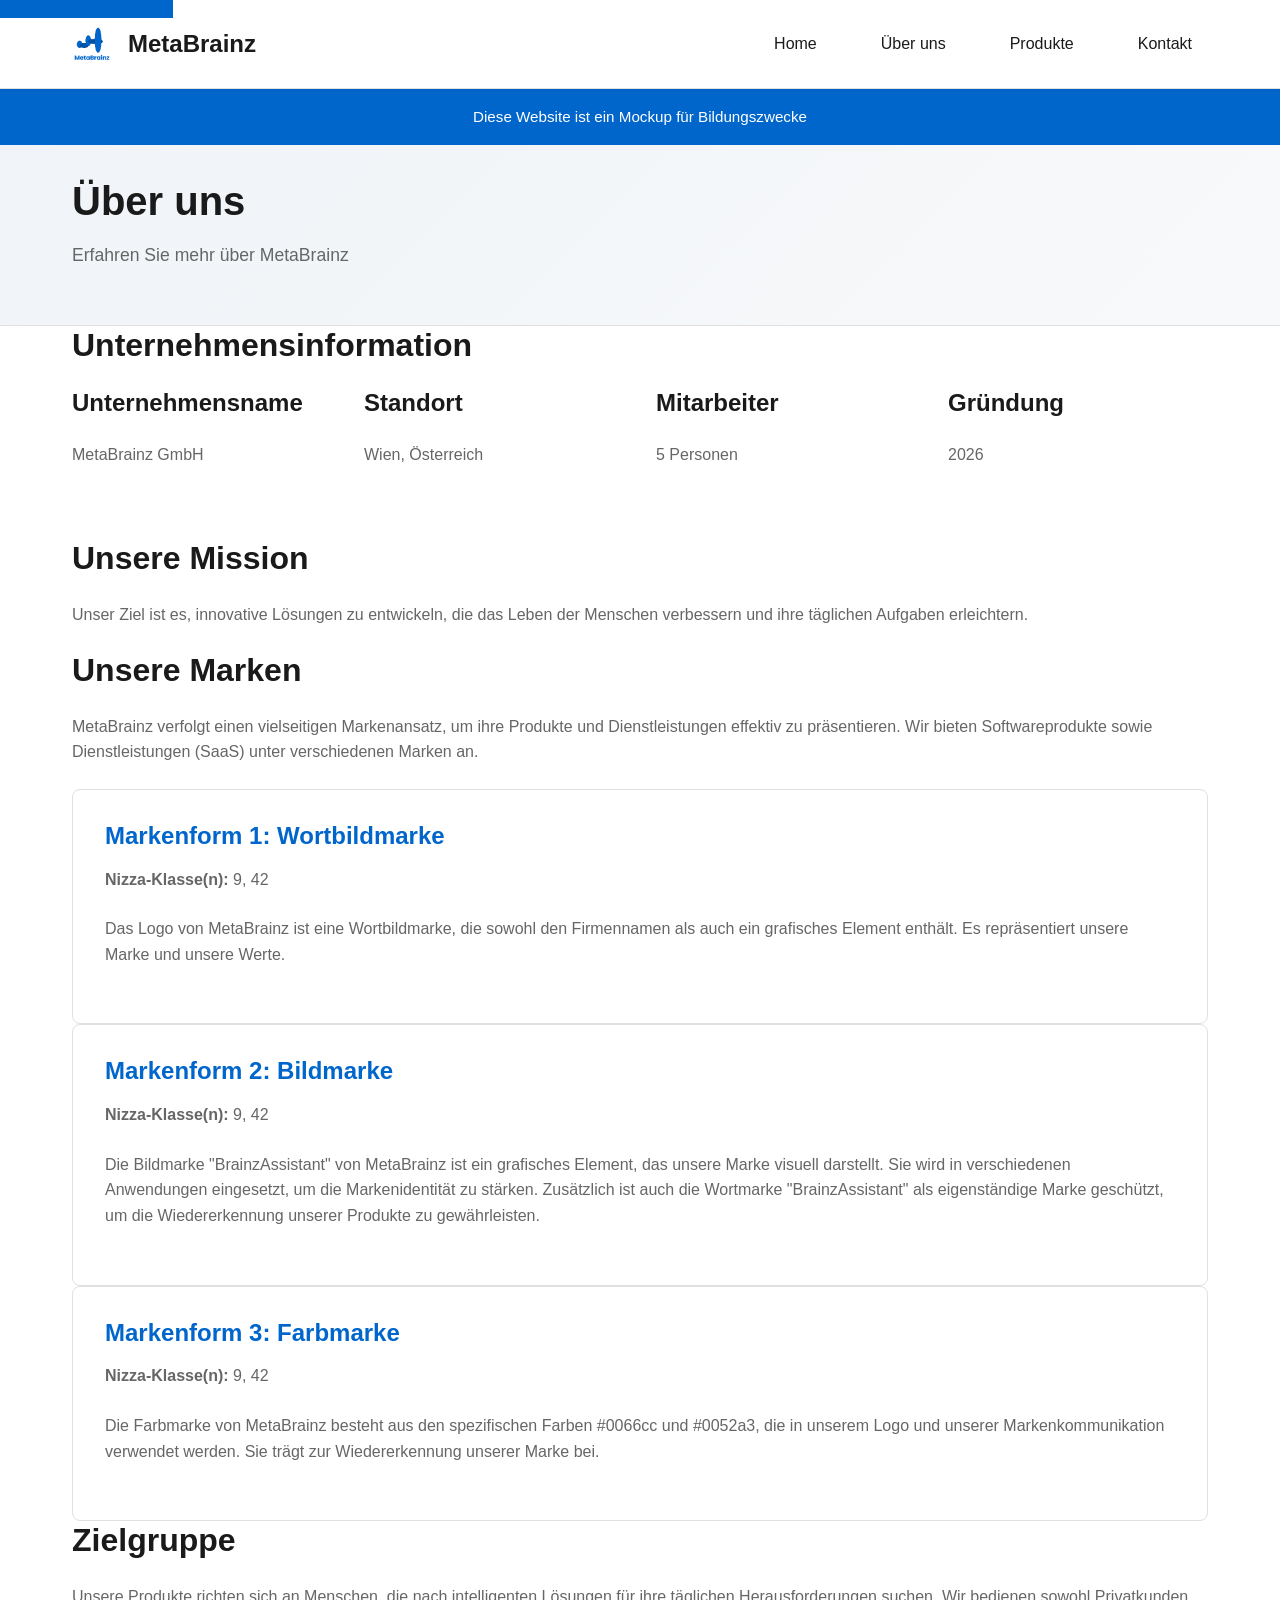
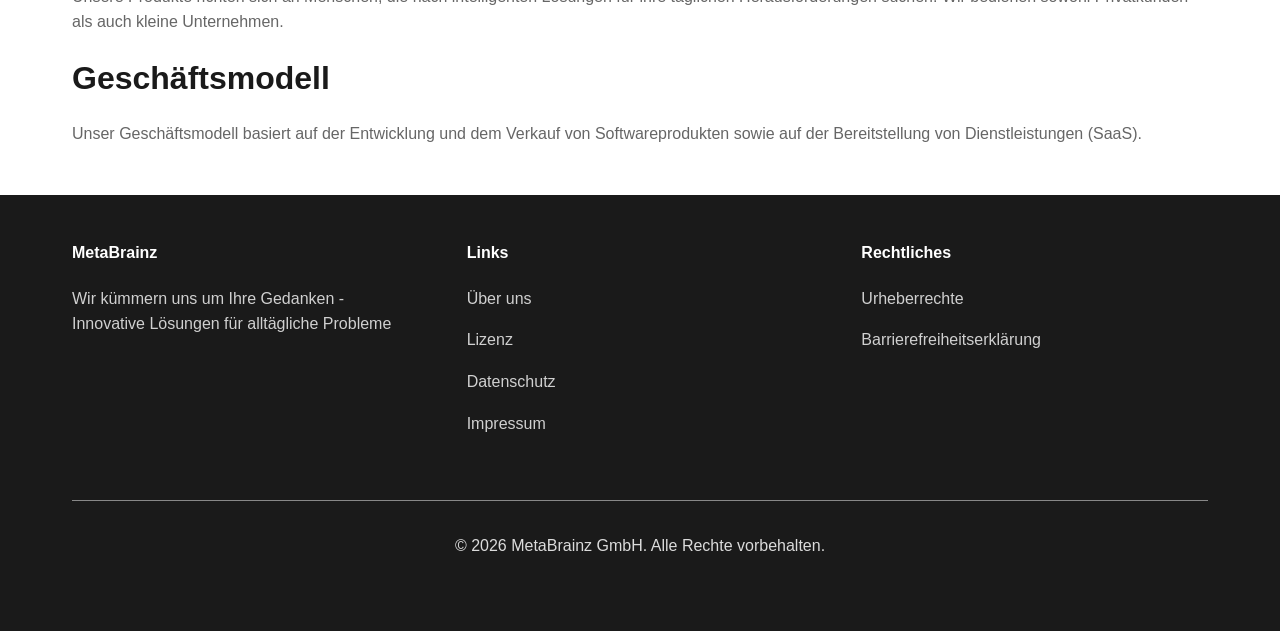
<file: pages/about.html>
<!DOCTYPE html>
<html lang="de">
<head>
    <meta charset="UTF-8">
    <meta name="viewport" content="width=device-width, initial-scale=1.0">
    <meta name="description" content="Über MetaBrainz - Unser Unternehmen und Marken">
    <title>Über uns - MetaBrainz (MOCKUP)</title>
    <link rel="stylesheet" href="../css/styles.css">
</head>
<body>
    <a href="#main-content" class="skip-link">Zum Inhalt springen</a>

    <header class="header">
        <div class="container">
            <div class="header-content">
                <a href="/" class="logo">
                    <img src="../assets/logo.png" alt="MetaBrainz Logo" class="logo-image">
                    <span class="logo-text">MetaBrainz</span>
                </a>
                <nav class="navigation" aria-label="Hauptnavigation">
                    <ul>
                        <li><a href="/">Home</a></li>
                        <li><a href="about.html">Über uns</a></li>
                        <li><a href="products.html">Produkte</a></li>
                        <li><a href="contact.html">Kontakt</a></li>
                    </ul>
                </nav>
            </div>
        </div>
    </header>

    <!-- Mockup Banner -->
    <div class="mockup-banner">
        Diese Website ist ein Mockup für Bildungszwecke
    </div>

    <main id="main-content">
        <section class="page-hero">
            <div class="container">
                <h1>Über uns</h1>
                <p>Erfahren Sie mehr über MetaBrainz</p>
            </div>
        </section>

        <div class="container">
            <!-- Company Information -->
            <section class="content-section">
                <h2>Unternehmensinformation</h2>
                <div class="info-grid">
                    <div>
                        <h3>Unternehmensname</h3>
                        <p>MetaBrainz GmbH</p>
                    </div>
                    <div>
                        <h3>Standort</h3>
                        <p>Wien, Österreich</p>
                    </div>
                    <div>
                        <h3>Mitarbeiter</h3>
                        <p>5 Personen</p>
                    </div>
                    <div>
                        <h3>Gründung</h3>
                        <p>2026</p>
                    </div>
                </div>
            </section>

            <!-- Mission & Vision -->
            <section class="content-section">
                <h2>Unsere Mission</h2>
                <p>
                    Unser Ziel ist es, innovative Lösungen zu entwickeln, die das Leben der Menschen verbessern und ihre täglichen Aufgaben erleichtern.
                </p>
            </section>

            <!-- Brands Section (Aufgabe 3) -->
            <section class="content-section">
                <h2>Unsere Marken</h2>
                <p>
                    MetaBrainz verfolgt einen vielseitigen Markenansatz, um ihre Produkte und Dienstleistungen effektiv zu präsentieren. Wir bieten Softwareprodukte sowie Dienstleistungen (SaaS) unter verschiedenen Marken an.
                </p>
                
                <article class="brand-card">
                    <h3>Markenform 1: Wortbildmarke</h3>
                    <p><strong>Nizza-Klasse(n):</strong> 9, 42</p>
                    <p>
                        Das Logo von MetaBrainz ist eine Wortbildmarke, die sowohl den Firmennamen als auch ein grafisches Element enthält. Es repräsentiert unsere Marke und unsere Werte.
                    </p>
                </article>

                <article class="brand-card">
                    <h3>Markenform 2: Bildmarke</h3>
                    <p><strong>Nizza-Klasse(n):</strong> 9, 42</p>
                    <p>
                        Die Bildmarke "BrainzAssistant" von MetaBrainz ist ein grafisches Element, das unsere Marke visuell darstellt. Sie wird in verschiedenen Anwendungen eingesetzt, um die Markenidentität zu stärken.
                        Zusätzlich ist auch die Wortmarke "BrainzAssistant" als eigenständige Marke geschützt, um die Wiedererkennung unserer Produkte zu gewährleisten.
                    </p>
                </article>

                <article class="brand-card">
                    <h3>Markenform 3: Farbmarke</h3>
                    <p><strong>Nizza-Klasse(n):</strong> 9, 42</p>
                    <p>
                        Die Farbmarke von MetaBrainz besteht aus den spezifischen Farben #0066cc und #0052a3, die in unserem Logo und unserer Markenkommunikation verwendet werden. Sie trägt zur Wiedererkennung unserer Marke bei.
                    </p>
                </article>
            </section>

            <!-- Target Audience -->
            <section class="content-section">
                <h2>Zielgruppe</h2>
                <p>
                    Unsere Produkte richten sich an Menschen, die nach intelligenten Lösungen für ihre täglichen Herausforderungen suchen. Wir bedienen sowohl Privatkunden als auch kleine Unternehmen.
                </p>
            </section>

            <!-- Business Model -->
            <section class="content-section">
                <h2>Geschäftsmodell</h2>
                <p>
                    Unser Geschäftsmodell basiert auf der Entwicklung und dem Verkauf von Softwareprodukten sowie auf der Bereitstellung von Dienstleistungen (SaaS). 
                </p>
            </section>
        </div>
    </main>

    <footer class="footer">
        <div class="container">
            <div class="footer-content">
                <div class="footer-section">
                    <h4>MetaBrainz</h4>
                    <p>Wir kümmern uns um Ihre Gedanken - Innovative Lösungen für alltägliche Probleme</p>
                </div>
                <div class="footer-section">
                    <h4>Links</h4>
                    <ul>
                        <li><a href="about.html">Über uns</a></li>
                        <li><a href="license.html">Lizenz</a></li>
                        <li><a href="privacy.html">Datenschutz</a></li>
                        <li><a href="imprint.html">Impressum</a></li>
                    </ul>
                </div>
                <div class="footer-section">
                    <h4>Rechtliches</h4>
                    <ul>
                        <li><a href="copyright-notice.html">Urheberrechte</a></li>
                        <li><a href="accessibility.html">Barrierefreiheitserklärung</a></li>
                    </ul>
                </div>
            </div>
            <div class="footer-bottom">
                <p id = "footer-bottom-text">&copy; 2026 MetaBrainz GmbH. Alle Rechte vorbehalten.</p>
            </div>
        </div>
    </footer>

    <script src="../js/main.js"></script>
</body>
</html>
</file>
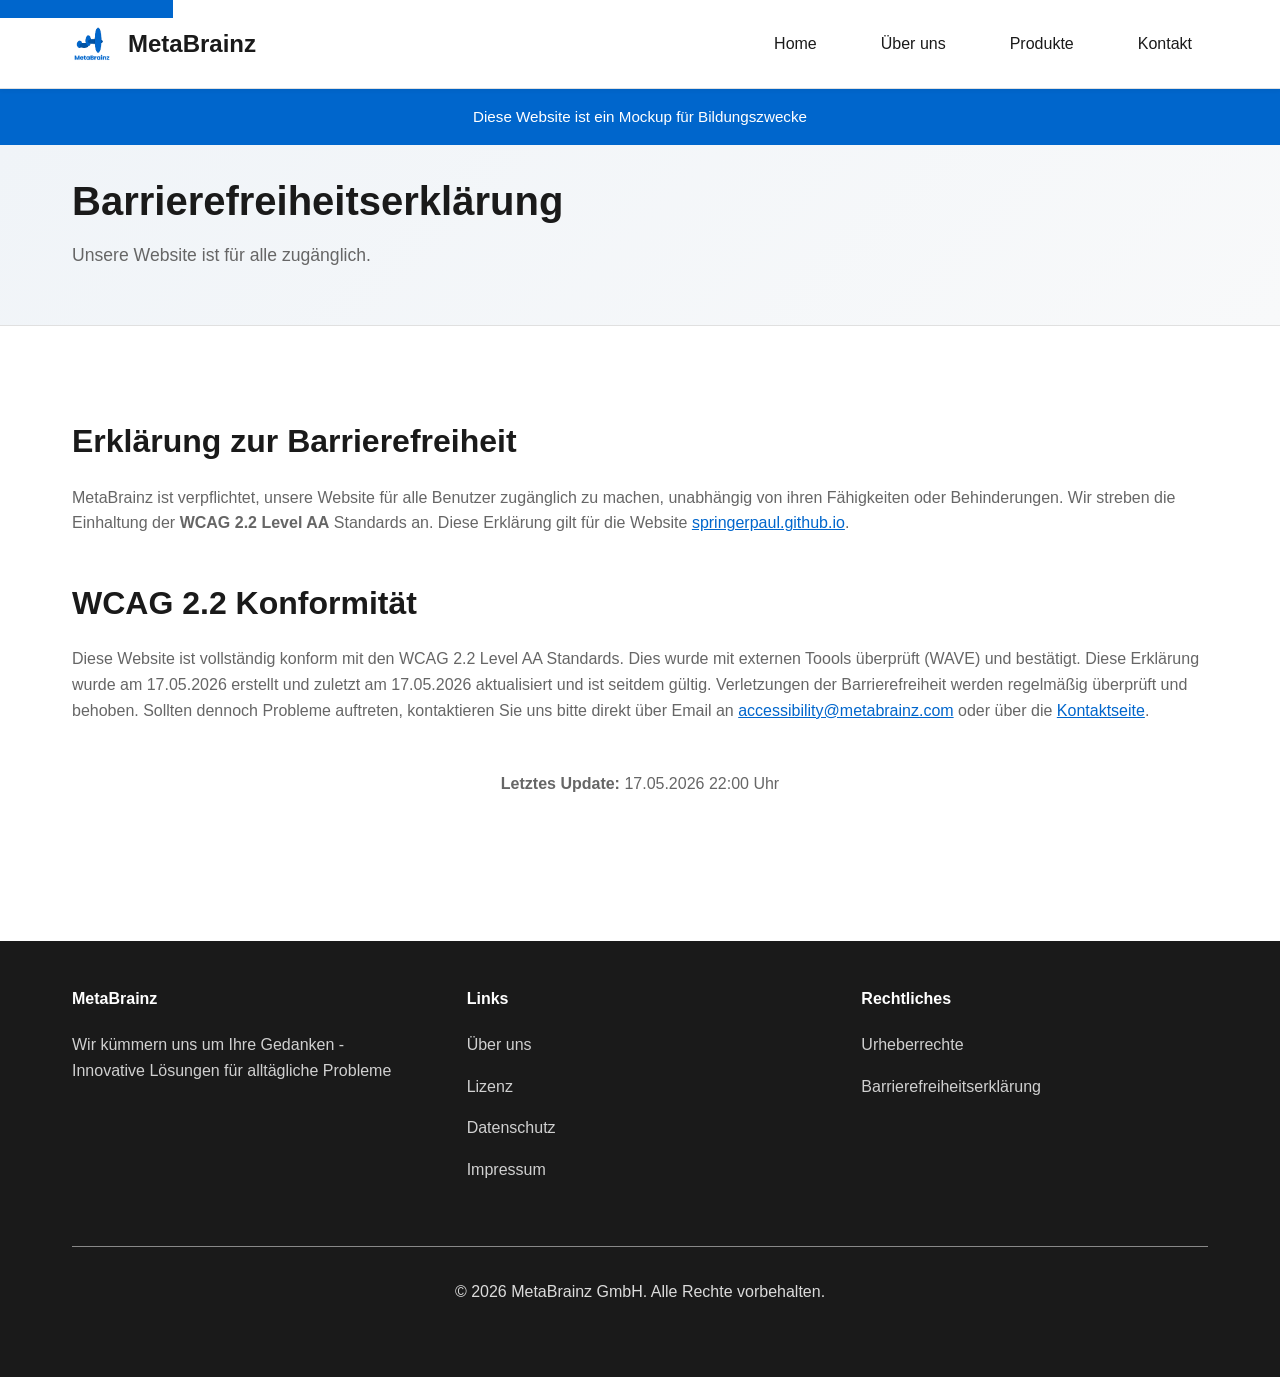
<file: pages/accessibility.html>
<!DOCTYPE html>
<html lang="de">
<head>
    <meta charset="UTF-8">
    <meta name="viewport" content="width=device-width, initial-scale=1.0">
    <meta name="description" content="Barrierefreiheitserklärung - MetaBrainz Webshop">
    <title>Barrierefreiheitserklärung - MetaBrainz (MOCKUP)</title>
    <link rel="stylesheet" href="../css/styles.css">
</head>
<body>
    <a href="#main-content" class="skip-link">Zum Inhalt springen</a>

    <header class="header">
        <div class="container">
            <div class="header-content">
                <a href="../index.html" class="logo">
                    <img src="../assets/logo.png" alt="MetaBrainz Logo" class="logo-image">
                    <span class="logo-text">MetaBrainz</span>
                </a>
                <nav class="navigation" aria-label="Hauptnavigation">
                    <ul>
                        <li><a href="../index.html">Home</a></li>
                        <li><a href="about.html">Über uns</a></li>
                        <li><a href="products.html">Produkte</a></li>
                        <li><a href="contact.html">Kontakt</a></li>
                    </ul>
                </nav>
            </div>
        </div>
    </header>

    <!-- Mockup Banner -->
    <div class="mockup-banner">
        Diese Website ist ein Mockup für Bildungszwecke
    </div>

    <main id="main-content">
        <section class="page-hero">
            <div class="container">
                <h1>Barrierefreiheitserklärung</h1>
                <p>Unsere Website ist für alle zugänglich.</p>
            </div>
        </section>

        <div class="container legal-content">
            <!-- Aufgabe 1 - Barrierefreiheit -->

            <section>
                <h2>Erklärung zur Barrierefreiheit</h2>
                <p>
                    MetaBrainz ist verpflichtet, unsere Website für alle Benutzer zugänglich zu machen, 
                    unabhängig von ihren Fähigkeiten oder Behinderungen. Wir streben die Einhaltung der 
                    <strong>WCAG 2.2 Level AA</strong> Standards an. Diese Erklärung gilt für die Website <a href="https://springerpaul.github.io">springerpaul.github.io</a>.
                </p>
            </section>

            <section>
                <h2>WCAG 2.2 Konformität</h2>
                <p>
                    Diese Website ist vollständig konform mit den WCAG 2.2 Level AA Standards. Dies wurde mit externen Toools überprüft (WAVE) und bestätigt. 
                    Diese Erklärung wurde am 17.05.2026 erstellt und zuletzt am 17.05.2026 aktualisiert und ist seitdem gültig. Verletzungen der Barrierefreiheit werden regelmäßig überprüft und behoben. Sollten dennoch Probleme auftreten,
                    kontaktieren Sie uns bitte direkt über Email an <a href="mailto:accessibility@metabrainz.com">accessibility@metabrainz.com</a> oder über die <a href="contact.html">Kontaktseite</a>.
                </p>
            </section>

         

            <section class="last-section">
                <p style="text-align: center; margin-top: var(--spacing-xl);">
                    <strong>Letztes Update:</strong> 17.05.2026 22:00 Uhr
                </p>
            </section>
        </div>
    </main>

    <footer class="footer">
        <div class="container">
            <div class="footer-content">
                <div class="footer-section">
                    <h4>MetaBrainz</h4>
                    <p>Wir kümmern uns um Ihre Gedanken - Innovative Lösungen für alltägliche Probleme</p>
                </div>
                <div class="footer-section">
                    <h4>Links</h4>
                    <ul>
                        <li><a href="about.html">Über uns</a></li>
                        <li><a href="license.html">Lizenz</a></li>
                        <li><a href="privacy.html">Datenschutz</a></li>
                        <li><a href="imprint.html">Impressum</a></li>
                    </ul>
                </div>
                <div class="footer-section">
                    <h4>Rechtliches</h4>
                    <ul>
                        <li><a href="copyright-notice.html">Urheberrechte</a></li>
                        <li><a href="accessibility.html">Barrierefreiheitserklärung</a></li>
                    </ul>
                </div>
            </div>
            <div class="footer-bottom">
                <p id="footer-bottom-text">&copy; 2026 MetaBrainz GmbH. Alle Rechte vorbehalten.</p>
            </div>
        </div>
    </footer>

    <script src="../js/main.js"></script>
</body>
</html>
</file>
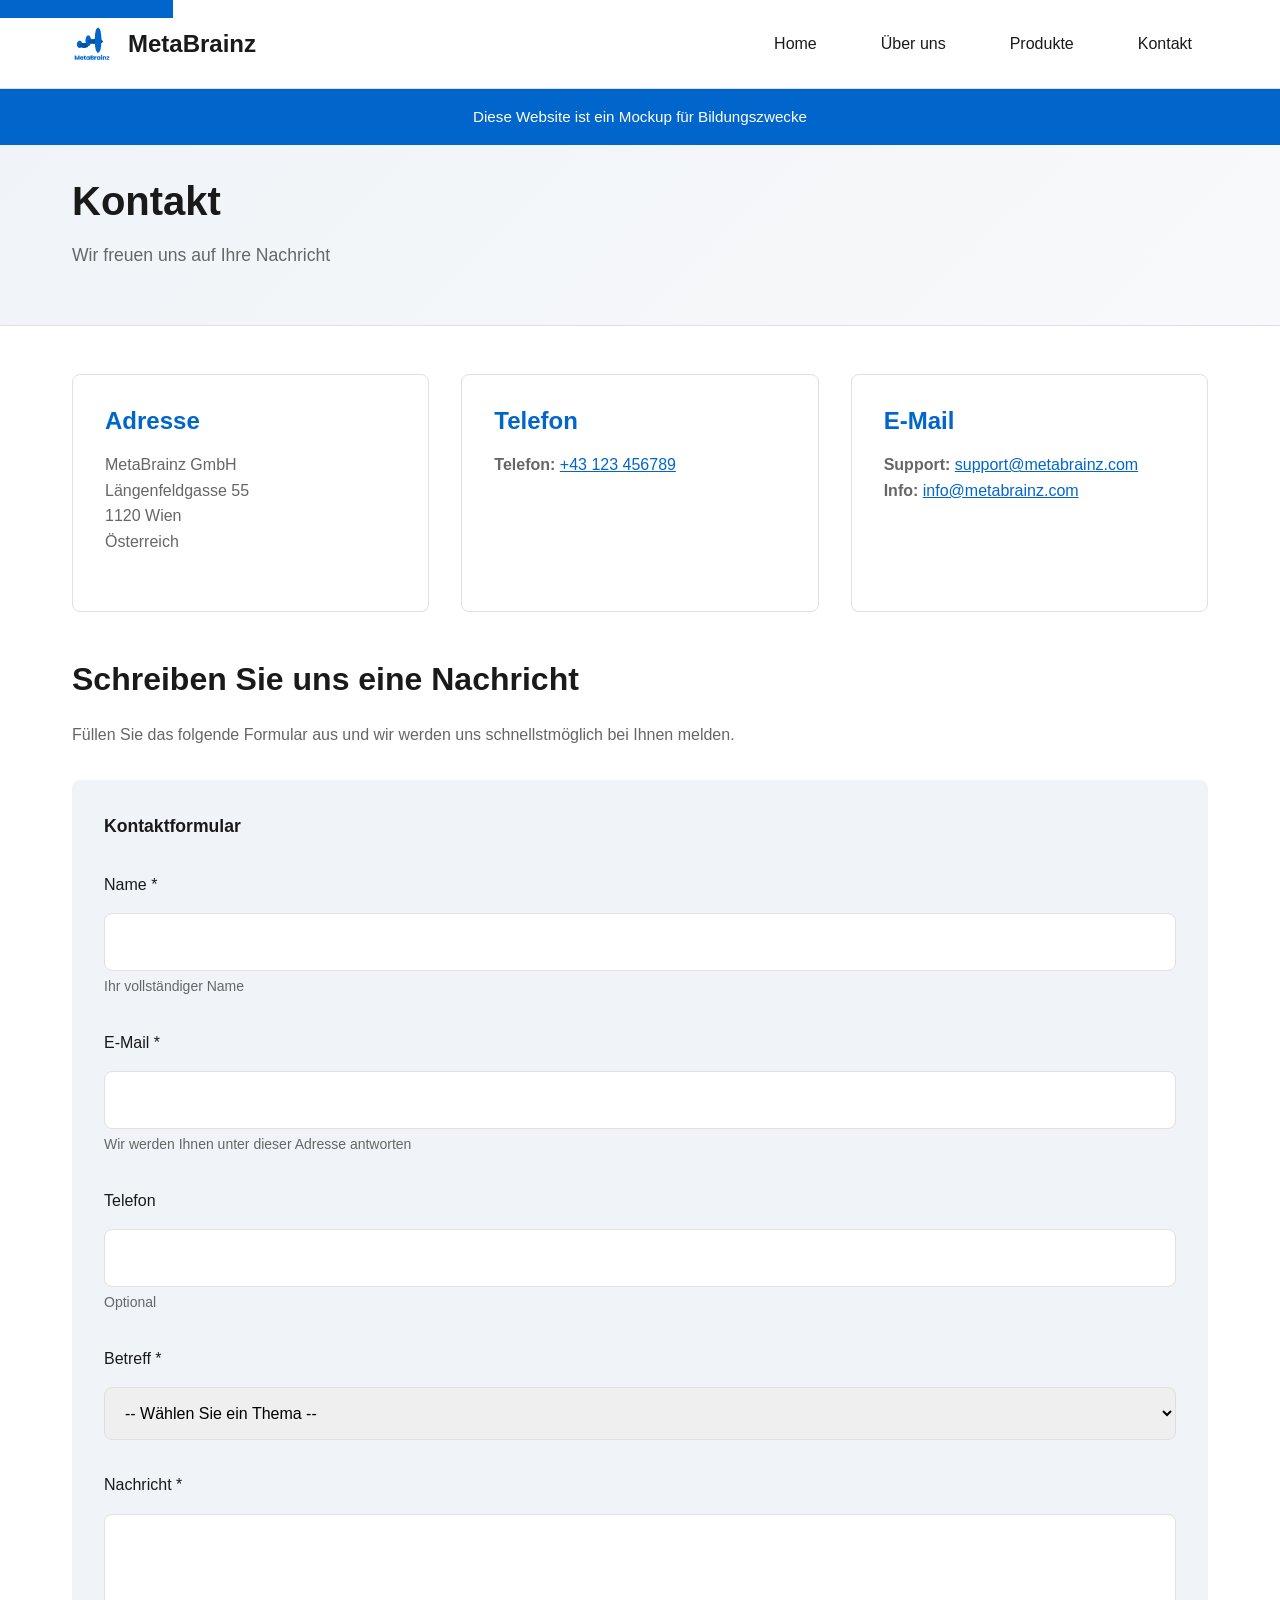
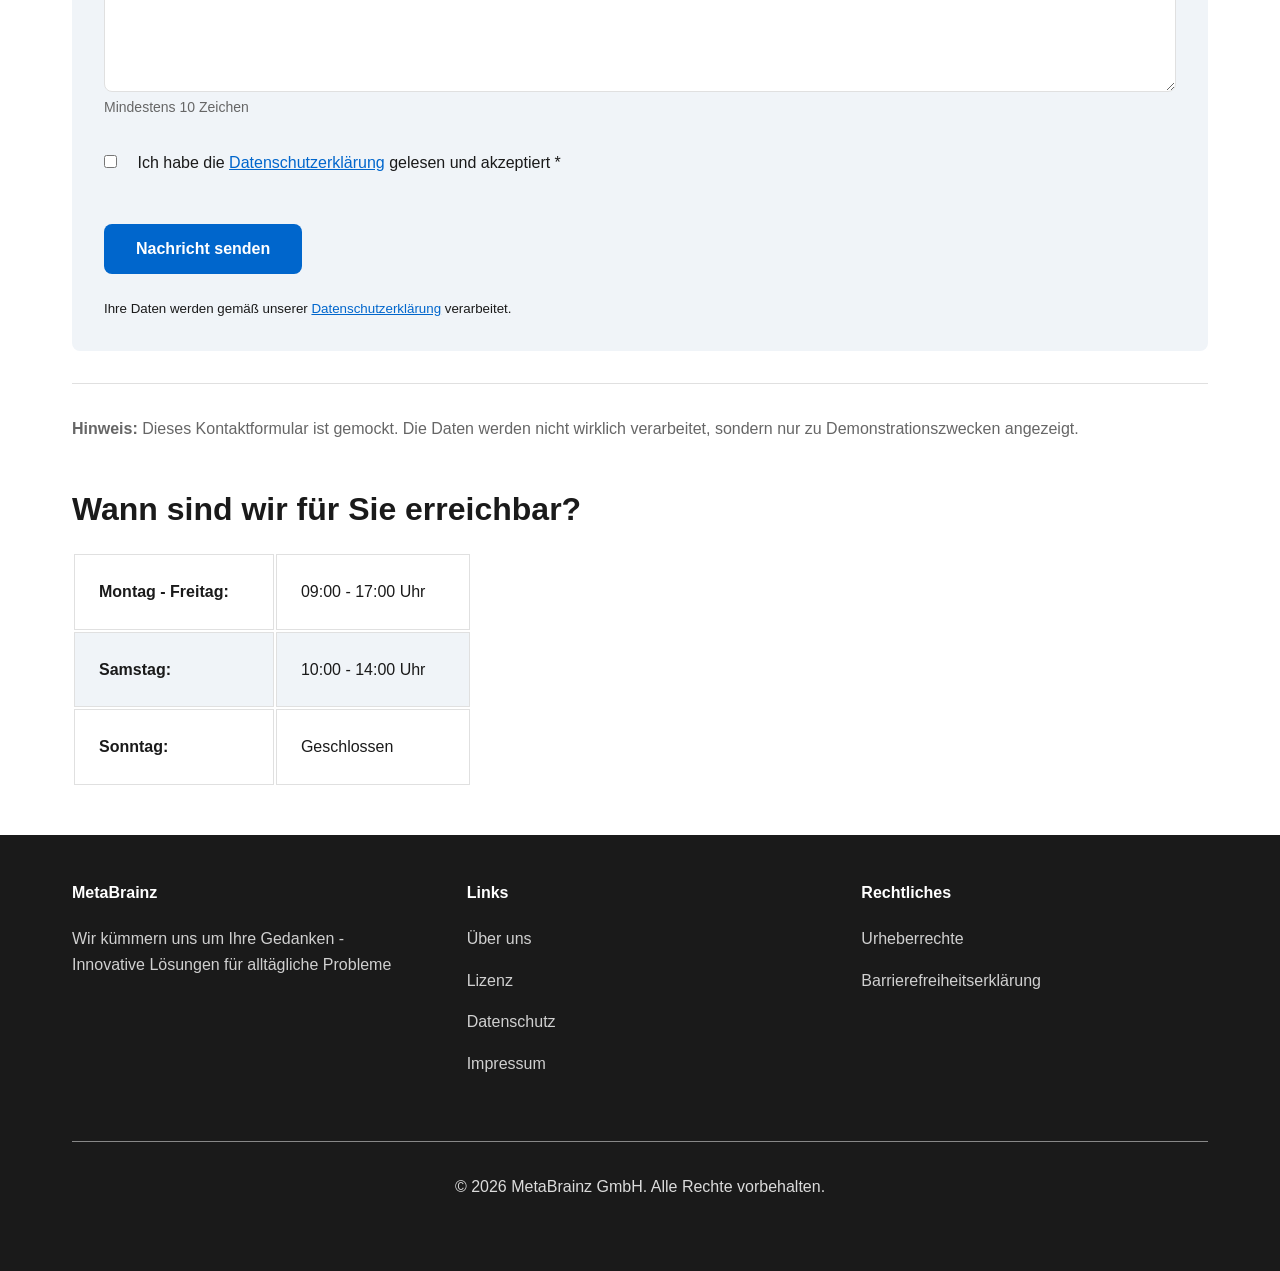
<file: pages/contact.html>
<!DOCTYPE html>
<html lang="de">
<head>
    <meta charset="UTF-8">
    <meta name="viewport" content="width=device-width, initial-scale=1.0">
    <meta name="description" content="Kontakt - MetaBrainz">
    <title>Kontakt - MetaBrainz (MOCKUP)</title>
    <link rel="stylesheet" href="../css/styles.css">
</head>
<body>
    <a href="#main-content" class="skip-link">Zum Inhalt springen</a>

    <header class="header">
        <div class="container">
            <div class="header-content">
                <a href="../index.html" class="logo">
                    <img src="../assets/logo.png" alt="MetaBrainz Logo" class="logo-image">
                    <span class="logo-text">MetaBrainz</span>
                </a>
                <nav class="navigation" aria-label="Hauptnavigation">
                    <ul>
                        <li><a href="../index.html">Home</a></li>
                        <li><a href="about.html">Über uns</a></li>
                        <li><a href="products.html">Produkte</a></li>
                        <li><a href="contact.html">Kontakt</a></li>
                    </ul>
                </nav>
            </div>
        </div>
    </header>

    <!-- Mockup Banner -->
    <div class="mockup-banner">
        Diese Website ist ein Mockup für Bildungszwecke
    </div>

    <main id="main-content">
        <section class="page-hero">
            <div class="container">
                <h1>Kontakt</h1>
                <p>Wir freuen uns auf Ihre Nachricht</p>
            </div>
        </section>

        <div class="container">
            <!-- Contact Information -->
            <section class="contact-info">
                <div class="info-grid">
                    <article class="info-card">
                        <h3>Adresse</h3>
                        <p>
                            MetaBrainz GmbH<br>
                            Längenfeldgasse 55<br>
                            1120 Wien<br>
                            Österreich
                        </p>
                    </article>
                    <article class="info-card">
                        <h3>Telefon</h3>
                        <p>
                            <strong>Telefon:</strong> <a href="tel:+43 123 456789">+43 123 456789</a><br>
                        </p>
                    </article>
                    <article class="info-card">
                        <h3>E-Mail</h3>
                        <p>
                            <strong>Support:</strong> <a href="mailto:support@metabrainz.com">support@metabrainz.com</a><br>
                            <strong>Info:</strong> <a href="mailto:info@metabrainz.com">info@metabrainz.com</a>
                        </p>
                    </article>
                </div>
            </section>

            <!-- Contact Form (Aufgabe 6 - Datenschutz relevant) -->
            <section class="contact-form-section">
                <h2>Schreiben Sie uns eine Nachricht</h2>
                <p>
                    Füllen Sie das folgende Formular aus und wir werden uns schnellstmöglich bei Ihnen melden.
                </p>
                
                <form id="contact-form" method="POST" action="#" class="contact-form">
                    <fieldset>
                        <legend>Kontaktformular</legend>
                        
                        <div class="form-group">
                            <label for="name">Name <span aria-label="erforderlich">*</span></label>
                            <input 
                                type="text" 
                                id="name" 
                                name="name" 
                                required 
                                minlength="2"
                                aria-describedby="name-help"
                            >
                            <small id="name-help">Ihr vollständiger Name</small>
                        </div>

                        <div class="form-group">
                            <label for="email">E-Mail <span aria-label="erforderlich">*</span></label>
                            <input 
                                type="email" 
                                id="email" 
                                name="email" 
                                required
                                aria-describedby="email-help"
                            >
                            <small id="email-help">Wir werden Ihnen unter dieser Adresse antworten</small>
                        </div>

                        <div class="form-group">
                            <label for="phone">Telefon</label>
                            <input 
                                type="tel" 
                                id="phone" 
                                name="phone"
                                aria-describedby="phone-help"
                            >
                            <small id="phone-help">Optional</small>
                        </div>

                        <div class="form-group">
                            <label for="subject">Betreff <span aria-label="erforderlich">*</span></label>
                            <select id="subject" name="subject" required>
                                <option value="">-- Wählen Sie ein Thema --</option>
                                <option value="support">Technischer Support</option>
                                <option value="sales">Vertrieb</option>
                                <option value="billing">Abrechnung</option>
                                <option value="feedback">Feedback</option>
                                <option value="other">Sonstiges</option>
                            </select>
                        </div>

                        <div class="form-group">
                            <label for="message">Nachricht <span aria-label="erforderlich">*</span></label>
                            <textarea 
                                id="message" 
                                name="message" 
                                rows="6" 
                                required
                                minlength="10"
                                aria-describedby="message-help"
                            ></textarea>
                            <small id="message-help">Mindestens 10 Zeichen</small>
                        </div>

                        <div class="form-group">
                            <label>
                                <input 
                                    type="checkbox" 
                                    id="privacy-consent" 
                                    name="privacy-consent" 
                                    required
                                >
                                Ich habe die <a href="privacy.html">Datenschutzerklärung</a> gelesen und akzeptiert <span aria-label="erforderlich">*</span>
                            </label>
                        </div>

                        <button type="submit" class="btn btn-primary">Nachricht senden</button>
                        <small style="display: block; margin-top: var(--spacing-md);">
                            Ihre Daten werden gemäß unserer <a href="privacy.html">Datenschutzerklärung</a> verarbeitet.
                        </small>
                    </fieldset>
                </form>

                <p style="margin-top: var(--spacing-lg); padding-top: var(--spacing-lg); border-top: 1px solid var(--color-border);">
                    <strong>Hinweis:</strong> Dieses Kontaktformular ist gemockt. Die Daten werden nicht wirklich verarbeitet, 
                    sondern nur zu Demonstrationszwecken angezeigt.
                </p>
            </section>

            <!-- Business Hours -->
            <section class="business-hours">
                <h2>Wann sind wir für Sie erreichbar?</h2>
                <table style="width: 100%; max-width: 400px;">
                    <tbody>
                        <tr>
                            <td><strong>Montag - Freitag:</strong></td>
                            <td>09:00 - 17:00 Uhr</td>
                        </tr>
                        <tr>
                            <td><strong>Samstag:</strong></td>
                            <td>10:00 - 14:00 Uhr</td>
                        </tr>
                        <tr>
                            <td><strong>Sonntag:</strong></td>
                            <td>Geschlossen</td>
                        </tr>
                    </tbody>
                </table>
            </section>
        </div>
    </main>

    <footer class="footer">
        <div class="container">
            <div class="footer-content">
                <div class="footer-section">
                    <h4>MetaBrainz</h4>
                    <p>Wir kümmern uns um Ihre Gedanken - Innovative Lösungen für alltägliche Probleme</p>
                </div>
                <div class="footer-section">
                    <h4>Links</h4>
                    <ul>
                        <li><a href="about.html">Über uns</a></li>
                        <li><a href="license.html">Lizenz</a></li>
                        <li><a href="privacy.html">Datenschutz</a></li>
                        <li><a href="imprint.html">Impressum</a></li>
                    </ul>
                </div>
                <div class="footer-section">
                    <h4>Rechtliches</h4>
                    <ul>
                        <li><a href="copyright-notice.html">Urheberrechte</a></li>
                        <li><a href="accessibility.html">Barrierefreiheitserklärung</a></li>
                    </ul>
                </div>
            </div>
            <div class="footer-bottom">
                <p id="footer-bottom-text">&copy; 2026 MetaBrainz GmbH. Alle Rechte vorbehalten.</p>
            </div>
        </div>
    </footer>

    <script src="../js/main.js"></script>
    <script>
        // Mock form submission handler
        document.getElementById('contact-form').addEventListener('submit', function(e) {
            e.preventDefault();
            alert('Danke für Ihre Nachricht! Dies ist ein gemocktes Formular zu Demonstrationszwecken.');
            this.reset();
        });
    </script>
</body>
</html>
</file>
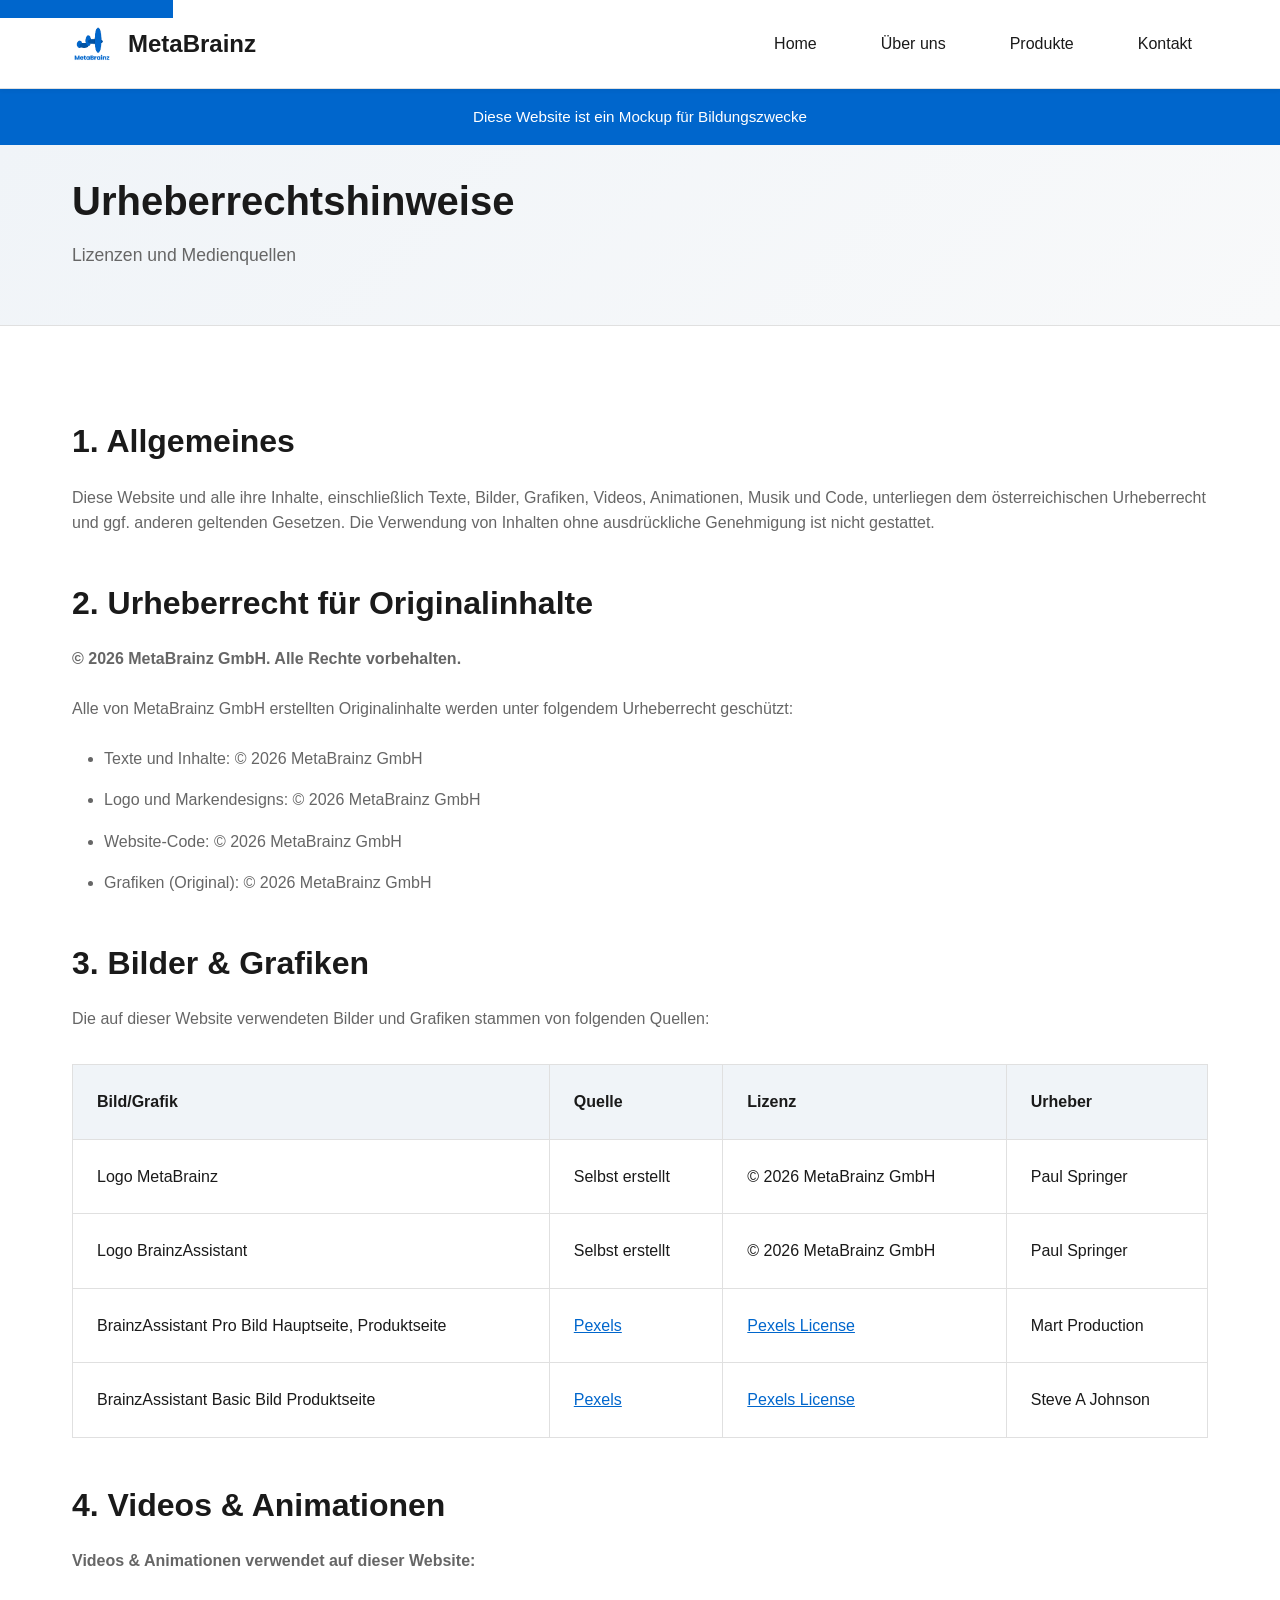
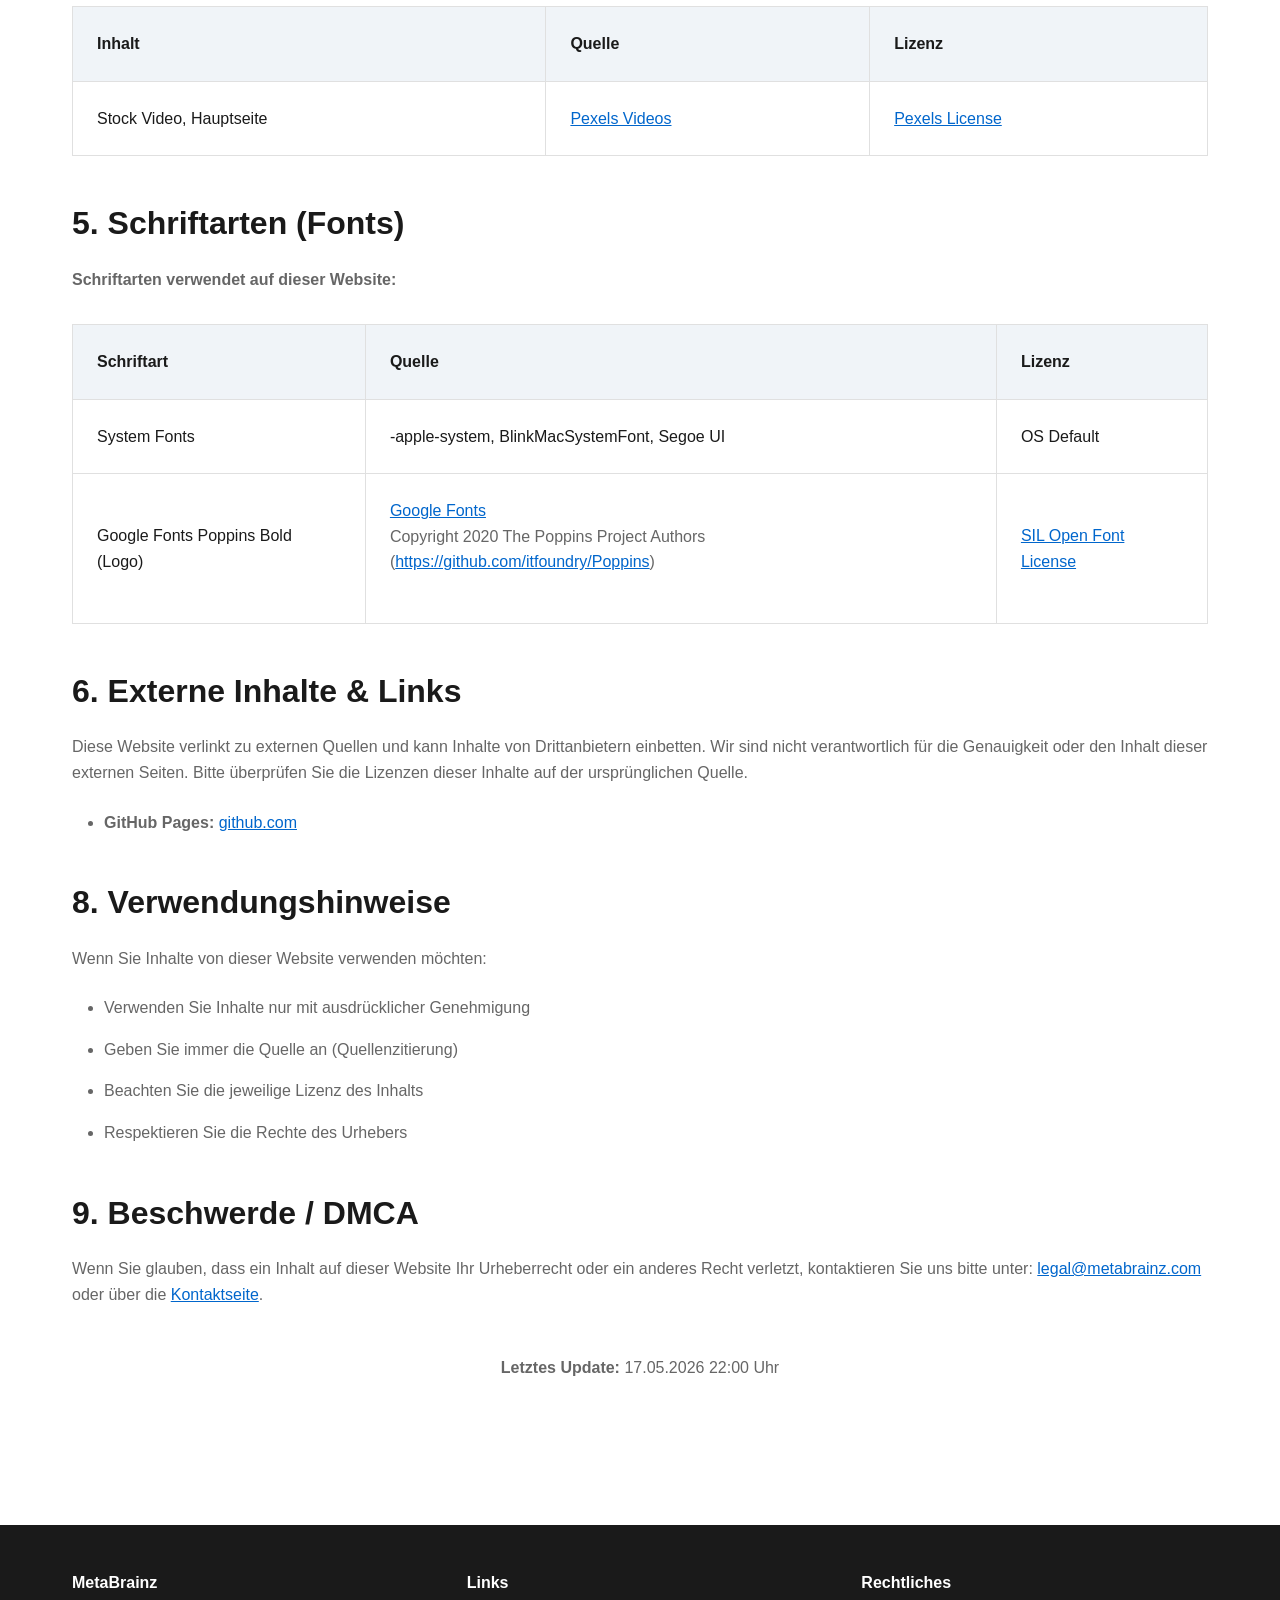
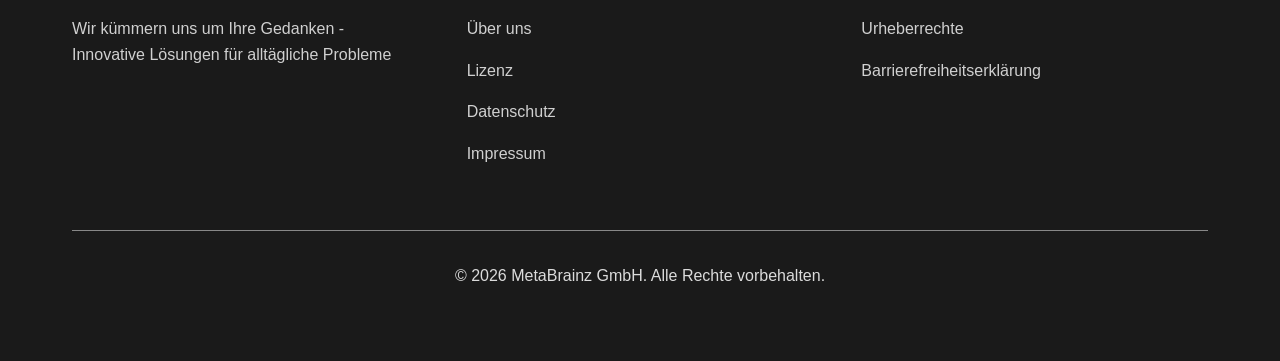
<file: pages/copyright-notice.html>
<!DOCTYPE html>
<html lang="de">
<head>
    <meta charset="UTF-8">
    <meta name="viewport" content="width=device-width, initial-scale=1.0">
    <meta name="description" content="Urheberrechtshinweise und Lizenzen - MetaBrainz">
    <title>Urheberrechte - MetaBrainz</title>
    <link rel="stylesheet" href="../css/styles.css">
</head>
<body>
    <a href="#main-content" class="skip-link">Zum Inhalt springen</a>

    <header class="header">
        <div class="container">
            <div class="header-content">
                <a href="../index.html" class="logo">
                    <img src="../assets/logo.png" alt="MetaBrainz Logo" class="logo-image">
                    <span class="logo-text">MetaBrainz</span>
                </a>
                <nav class="navigation" aria-label="Hauptnavigation">
                    <ul>
                        <li><a href="../index.html">Home</a></li>
                        <li><a href="about.html">Über uns</a></li>
                        <li><a href="products.html">Produkte</a></li>
                        <li><a href="contact.html">Kontakt</a></li>
                    </ul>
                </nav>
            </div>
        </div>
    </header>

    <!-- Mockup Banner -->
    <div class="mockup-banner">
        Diese Website ist ein Mockup für Bildungszwecke
    </div>

    <main id="main-content">
        <section class="page-hero">
            <div class="container">
                <h1>Urheberrechtshinweise</h1>
                <p>Lizenzen und Medienquellen</p>
            </div>
        </section>

        <div class="container legal-content">
            <!-- Aufgabe 2 - Urheberrecht -->
            <section>
                <h2>1. Allgemeines</h2>
                <p>
                    Diese Website und alle ihre Inhalte, einschließlich Texte, Bilder, Grafiken, Videos, 
                    Animationen, Musik und Code, unterliegen dem österreichischen Urheberrecht und ggf. anderen 
                    geltenden Gesetzen. Die Verwendung von Inhalten ohne ausdrückliche Genehmigung ist nicht gestattet.
                </p>
            </section>

            <section>
                <h2>2. Urheberrecht für Originalinhalte</h2>
                <p>
                    <strong>© 2026 MetaBrainz GmbH. Alle Rechte vorbehalten.</strong>
                </p>
                <p>
                    Alle von MetaBrainz GmbH erstellten Originalinhalte werden unter folgendem Urheberrecht geschützt:
                </p>
                <ul>
                    <li>Texte und Inhalte: © 2026 MetaBrainz GmbH</li>
                    <li>Logo und Markendesigns: © 2026 MetaBrainz GmbH</li>
                    <li>Website-Code: © 2026 MetaBrainz GmbH</li>
                    <li>Grafiken (Original): © 2026 MetaBrainz GmbH</li>
                </ul>
            </section>

            <section>
                <h2>3. Bilder & Grafiken</h2> <!-- TODO: Tatsächliche Bilder einfügen und angeben, folgende "Quellen" sind nur Platzhalter -->
                <p>
                    Die auf dieser Website verwendeten Bilder und Grafiken stammen von folgenden Quellen:
                </p>
                <table style="width: 100%; border-collapse: collapse; margin: var(--spacing-lg) 0;">
                    <thead>
                        <tr style="background-color: var(--color-secondary);">
                            <th style="padding: var(--spacing-md); text-align: left; border: 1px solid var(--color-border);">Bild/Grafik</th>
                            <th style="padding: var(--spacing-md); text-align: left; border: 1px solid var(--color-border);">Quelle</th>
                            <th style="padding: var(--spacing-md); text-align: left; border: 1px solid var(--color-border);">Lizenz</th>
                            <th style="padding: var(--spacing-md); text-align: left; border: 1px solid var(--color-border);">Urheber</th>
                        </tr>
                    </thead>
                    <tbody>
                        <tr>
                            <td style="padding: var(--spacing-md); border: 1px solid var(--color-border);">Logo MetaBrainz</td>
                            <td style="padding: var(--spacing-md); border: 1px solid var(--color-border);">Selbst erstellt</td>
                            <td style="padding: var(--spacing-md); border: 1px solid var(--color-border);">© 2026 MetaBrainz GmbH</td>
                            <td style="padding: var(--spacing-md); border: 1px solid var(--color-border);">Paul Springer</td>
                        </tr>
                        <tr>
                            <td style="padding: var(--spacing-md); border: 1px solid var(--color-border);">Logo BrainzAssistant</td>
                            <td style="padding: var(--spacing-md); border: 1px solid var(--color-border);">Selbst erstellt</td>
                            <td style="padding: var(--spacing-md); border: 1px solid var(--color-border);">© 2026 MetaBrainz GmbH</td>
                            <td style="padding: var(--spacing-md); border: 1px solid var(--color-border);">Paul Springer</td>
                        </tr>
                        <tr>
                            <td style="padding: var(--spacing-md); border: 1px solid var(--color-border);">BrainzAssistant Pro Bild Hauptseite, Produktseite</td>
                            <td style="padding: var(--spacing-md); border: 1px solid var(--color-border);">
                                <a href="https://pexels.com/">Pexels</a>
                            </td>
                            <td style="padding: var(--spacing-md); border: 1px solid var(--color-border);">
                                <a href="https://pexels.com/license">Pexels License</a>
                            </td>
                            <td style="padding: var(--spacing-md); border: 1px solid var(--color-border);">Mart Production</td>
                        </tr>
                        <tr>
                            <td style="padding: var(--spacing-md); border: 1px solid var(--color-border);">BrainzAssistant Basic Bild Produktseite</td>
                            <td style="padding: var(--spacing-md); border: 1px solid var(--color-border);">
                                <a href="https://pexels.com/">Pexels</a>
                            </td>
                            <td style="padding: var(--spacing-md); border: 1px solid var(--color-border);">
                                <a href="https://pexels.com/license">Pexels License</a>
                            </td>
                            <td style="padding: var(--spacing-md); border: 1px solid var(--color-border);">Steve A Johnson</td>
                        </tr>
                    </tbody>
                </table>
            </section>

            <section>
                <h2>4. Videos & Animationen</h2>
                <p>
                    <strong>Videos & Animationen verwendet auf dieser Website:</strong>
                </p>
                <table style="width: 100%; border-collapse: collapse; margin: var(--spacing-lg) 0;">
                    <thead>
                        <tr style="background-color: var(--color-secondary);">
                            <th style="padding: var(--spacing-md); text-align: left; border: 1px solid var(--color-border);">Inhalt</th>
                            <th style="padding: var(--spacing-md); text-align: left; border: 1px solid var(--color-border);">Quelle</th>
                            <th style="padding: var(--spacing-md); text-align: left; border: 1px solid var(--color-border);">Lizenz</th>
                        </tr>
                    </thead>
                    <tbody>
                        <tr>
                            <td style="padding: var(--spacing-md); border: 1px solid var(--color-border);">Stock Video, Hauptseite</td>
                            <td style="padding: var(--spacing-md); border: 1px solid var(--color-border);">
                                <a href="https://www.pexels.com/">Pexels Videos</a>
                            </td>
                            <td style="padding: var(--spacing-md); border: 1px solid var(--color-border);">
                                <a href="https://www.pexels.com/license/">Pexels License</a>
                            </td>
                        </tr>
                    </tbody>
                </table>
            </section>

            

            <section>
                <h2>5. Schriftarten (Fonts)</h2>
                <p>
                    <strong>Schriftarten verwendet auf dieser Website:</strong>
                </p>
                <table style="width: 100%; border-collapse: collapse; margin: var(--spacing-lg) 0;">
                    <thead>
                        <tr style="background-color: var(--color-secondary);">
                            <th style="padding: var(--spacing-md); text-align: left; border: 1px solid var(--color-border);">Schriftart</th>
                            <th style="padding: var(--spacing-md); text-align: left; border: 1px solid var(--color-border);">Quelle</th>
                            <th style="padding: var(--spacing-md); text-align: left; border: 1px solid var(--color-border);">Lizenz</th>
                        </tr>
                    </thead>
                    <tbody>
                        <tr>
                            <td style="padding: var(--spacing-md); border: 1px solid var(--color-border);">System Fonts</td>
                            <td style="padding: var(--spacing-md); border: 1px solid var(--color-border);">-apple-system, BlinkMacSystemFont, Segoe UI</td>
                            <td style="padding: var(--spacing-md); border: 1px solid var(--color-border);">OS Default</td>
                        </tr>
                        <tr>
                            <td style="padding: var(--spacing-md); border: 1px solid var(--color-border);">Google Fonts Poppins Bold (Logo)</td>
                            <td style="padding: var(--spacing-md); border: 1px solid var(--color-border);">
                                <a href="https://fonts.google.com/">Google Fonts</a>
                                <p>Copyright 2020 The Poppins Project Authors (<a href="https://github.com/itfoundry/Poppins">https://github.com/itfoundry/Poppins</a>)</p>
                            </td>
                            <td style="padding: var(--spacing-md); border: 1px solid var(--color-border);">
                                <a href="https://openfontlicense.org/open-font-license-official-text/">SIL Open Font License</a>
                            </td>
                        </tr>
                    </tbody>
                </table>
            </section>

            <section>
                <h2>6. Externe Inhalte & Links</h2>
                <p>
                    Diese Website verlinkt zu externen Quellen und kann Inhalte von Drittanbietern einbetten. 
                    Wir sind nicht verantwortlich für die Genauigkeit oder den Inhalt dieser externen Seiten. 
                    Bitte überprüfen Sie die Lizenzen dieser Inhalte auf der ursprünglichen Quelle.
                </p>
                <ul>
                    <li><strong>GitHub Pages:</strong> <a href="https://github.com/">github.com</a></li>
                </ul>
            </section>

        

            <section>
                <h2>8. Verwendungshinweise</h2>
                <p>
                    Wenn Sie Inhalte von dieser Website verwenden möchten:
                </p>
                <ul>
                    <li>Verwenden Sie Inhalte nur mit ausdrücklicher Genehmigung</li>
                    <li>Geben Sie immer die Quelle an (Quellenzitierung)</li>
                    <li>Beachten Sie die jeweilige Lizenz des Inhalts</li>
                    <li>Respektieren Sie die Rechte des Urhebers</li>
                </ul>
            </section>

            <section>
                <h2>9. Beschwerde / DMCA</h2>
                <p>
                    Wenn Sie glauben, dass ein Inhalt auf dieser Website Ihr Urheberrecht oder ein anderes Recht verletzt, 
                    kontaktieren Sie uns bitte unter: <a href="mailto:legal@metabrainz.com">legal@metabrainz.com</a> oder über die <a href="contact.html">Kontaktseite</a>.
                </p>
            </section>

            <section class="last-section">
                <p style="text-align: center; margin-top: var(--spacing-xl);">
                    <strong>Letztes Update:</strong> 17.05.2026 22:00 Uhr
                </p>
            </section>
        </div>
    </main>

    <footer class="footer">
        <div class="container">
            <div class="footer-content">
                <div class="footer-section">
                    <h4>MetaBrainz</h4>
                    <p>Wir kümmern uns um Ihre Gedanken - Innovative Lösungen für alltägliche Probleme</p>
                </div>
                <div class="footer-section">
                    <h4>Links</h4>
                    <ul>
                        <li><a href="about.html">Über uns</a></li>
                        <li><a href="license.html">Lizenz</a></li>
                        <li><a href="privacy.html">Datenschutz</a></li>
                        <li><a href="imprint.html">Impressum</a></li>
                    </ul>
                </div>
                <div class="footer-section">
                    <h4>Rechtliches</h4>
                    <ul>
                        <li><a href="copyright-notice.html">Urheberrechte</a></li>
                        <li><a href="accessibility.html">Barrierefreiheitserklärung</a></li>
                    </ul>
                </div>
            </div>
            <div class="footer-bottom">
                <p id="footer-bottom-text">&copy; 2026 MetaBrainz GmbH. Alle Rechte vorbehalten.</p>
            </div>
        </div>
    </footer>

    <script src="../js/main.js"></script>
</body>
</html>
</file>
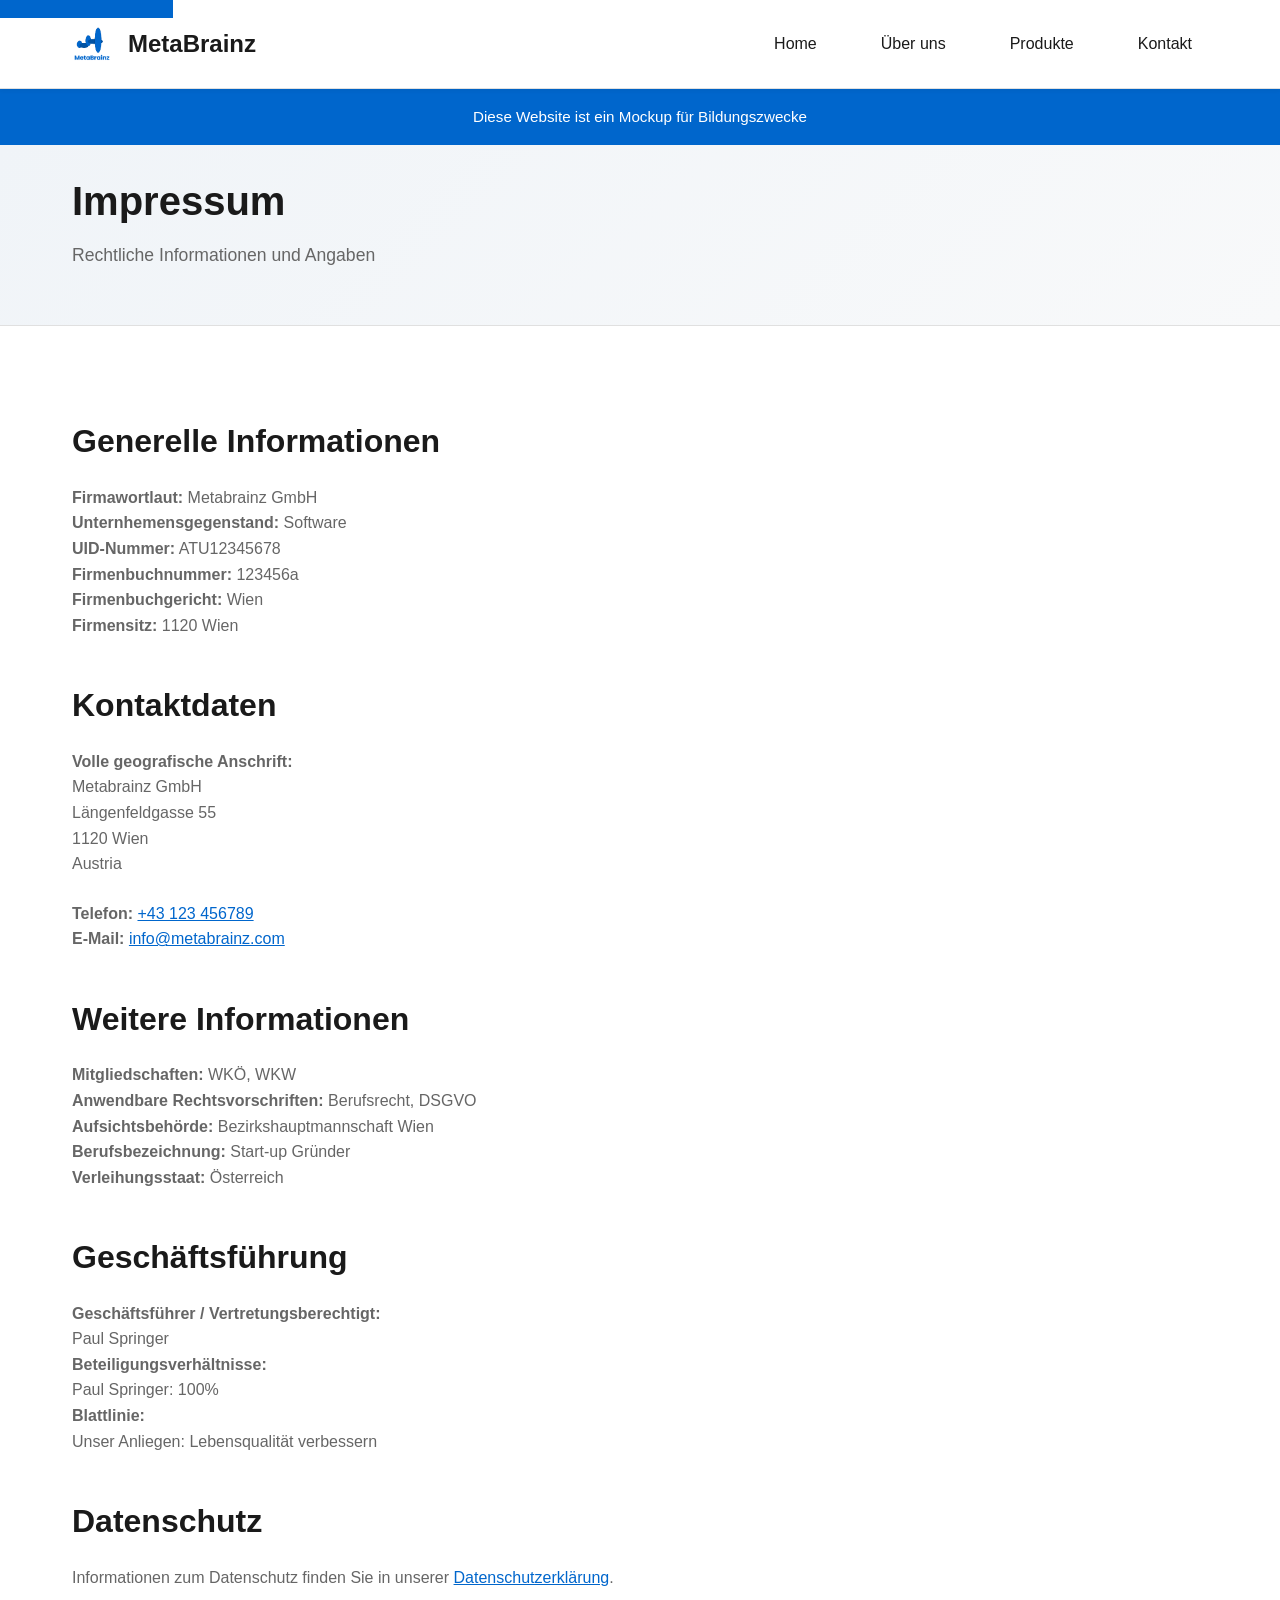
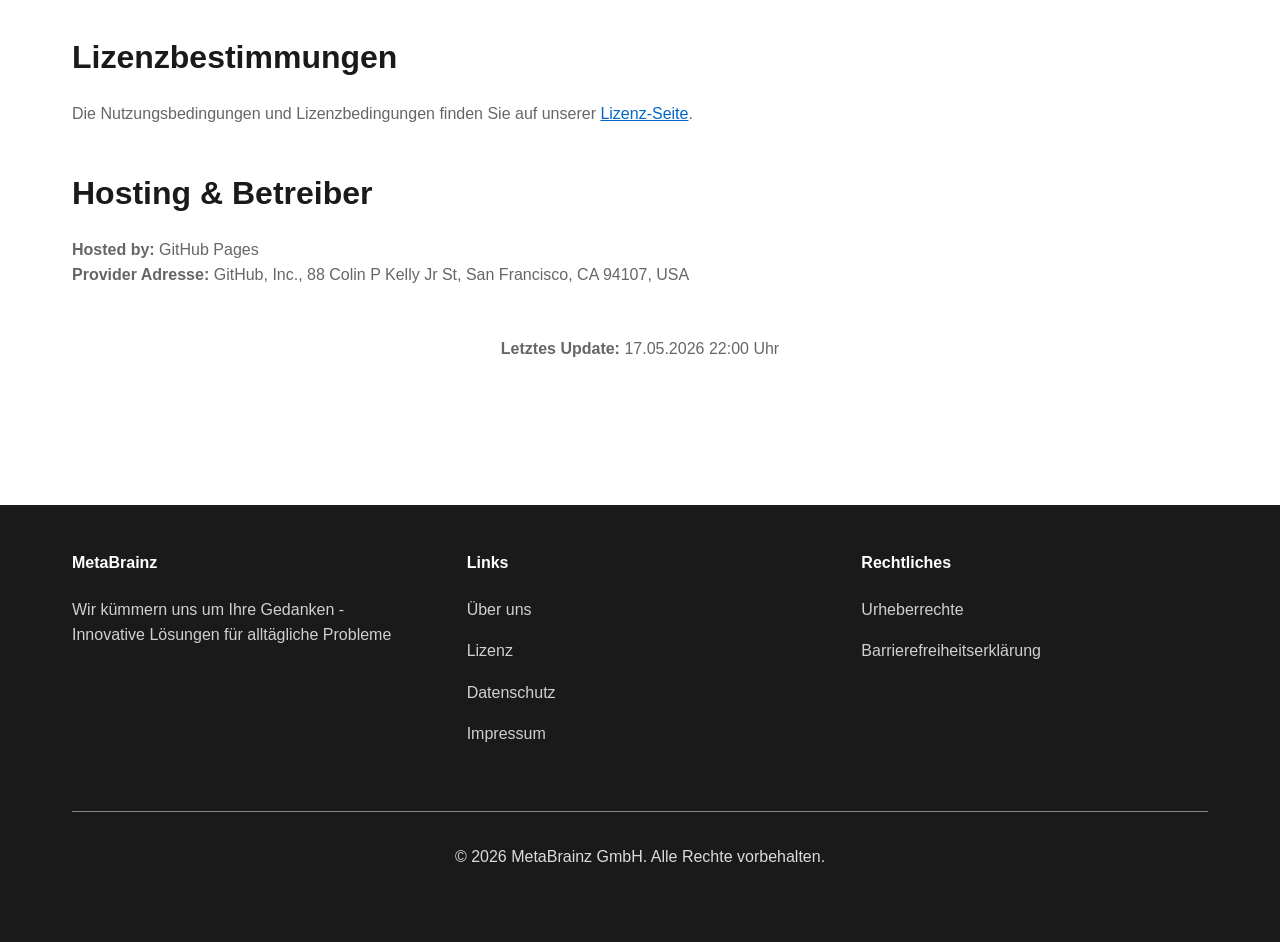
<file: pages/imprint.html>
<!DOCTYPE html>
<html lang="de">
<head>
    <meta charset="UTF-8">
    <meta name="viewport" content="width=device-width, initial-scale=1.0">
    <meta name="description" content="Impressum - MetaBrainz">
    <title>Impressum - MetaBrainz</title>
    <link rel="stylesheet" href="../css/styles.css">
</head>
<body>
    <a href="#main-content" class="skip-link">Zum Inhalt springen</a>

    <header class="header">
        <div class="container">
            <div class="header-content">
                <a href="../index.html" class="logo">
                    <img src="../assets/logo.png" alt="MetaBrainz Logo" class="logo-image">
                    <span class="logo-text">MetaBrainz</span>
                </a>
                <nav class="navigation" aria-label="Hauptnavigation">
                    <ul>
                        <li><a href="../index.html">Home</a></li>
                        <li><a href="about.html">Über uns</a></li>
                        <li><a href="products.html">Produkte</a></li>
                        <li><a href="contact.html">Kontakt</a></li>
                    </ul>
                </nav>
            </div>
        </div>
    </header>

    <!-- Mockup Banner -->
    <div class="mockup-banner">
        Diese Website ist ein Mockup für Bildungszwecke
    </div>

    <main id="main-content">
        <section class="page-hero">
            <div class="container">
                <h1>Impressum</h1>
                <p>Rechtliche Informationen und Angaben</p>
            </div>
        </section>

        <div class="container legal-content">
            <!-- TODO: Gewerbe & Impressum (§ 24 Mediengesetz / national regulations) -->

            <section>
                <h2>Generelle Informationen</h2>
                <p>
                    <strong>Firmawortlaut:</strong> Metabrainz GmbH<br>
                    <strong>Unternhemensgegenstand:</strong> Software<br>
                    <strong>UID-Nummer:</strong> ATU12345678<br>
                    <strong>Firmenbuchnummer:</strong> 123456a<br>
                    <strong>Firmenbuchgericht:</strong> Wien<br>
                    <strong>Firmensitz:</strong> 1120 Wien<br>
                </p>
            </section>

            <section>
                <h2>Kontaktdaten</h2>
                <p>
                    <strong>Volle geografische Anschrift:</strong><br>
                    Metabrainz GmbH<br>
                    Längenfeldgasse 55<br>
                    1120 Wien<br>
                    Austria
                </p>
                <p>
                    <strong>Telefon:</strong> <a href="tel:+43 123 456789">+43 123 456789</a><br>
                    <strong>E-Mail:</strong> <a href="mailto:info@metabrainz.com">info@metabrainz.com</a>
                </p>
            </section>

            <section>
                <h2>Weitere Informationen</h2>
                <p>
                    <strong>Mitgliedschaften:</strong> WKÖ, WKW<br>
                    <strong>Anwendbare Rechtsvorschriften:</strong> Berufsrecht, DSGVO<br>
                    <strong>Aufsichtsbehörde:</strong> Bezirkshauptmannschaft Wien<br>
                    <strong>Berufsbezeichnung:</strong> Start-up Gründer<br>
                    <strong>Verleihungsstaat:</strong> Österreich
                </p>
            </section>

            <section>
                <h2>Geschäftsführung</h2>
                <p>
                    <strong>Geschäftsführer / Vertretungsberechtigt:</strong><br>
                    Paul Springer<br>
                    <strong>Beteiligungsverhältnisse:</strong><br>
                    Paul Springer: 100%<br>
                    <strong>Blattlinie:</strong><br>
                    Unser Anliegen: Lebensqualität verbessern<br>
                   
                </p>
            </section>

          


            <section>
                <h2>Datenschutz</h2>
                <p>
                    Informationen zum Datenschutz finden Sie in unserer 
                    <a href="privacy.html">Datenschutzerklärung</a>.
                </p>
            </section>

            <section>
                <h2>Lizenzbestimmungen</h2>
                <p>
                    Die Nutzungsbedingungen und Lizenzbedingungen finden Sie auf unserer 
                    <a href="license.html">Lizenz-Seite</a>.
                </p>
            </section>


            <section>
                <h2>Hosting & Betreiber</h2>
                <p>
                    <strong>Hosted by:</strong> GitHub Pages<br>
                    <strong>Provider Adresse:</strong> GitHub, Inc., 88 Colin P Kelly Jr St, San Francisco, CA 94107, USA
                </p>
            </section>
            
            

            <section class="last-section">
                <p style="text-align: center; margin-top: var(--spacing-xl);">
                    <strong>Letztes Update:</strong> 17.05.2026 22:00 Uhr
                </p>
            </section>
        </div>
    </main>

    <footer class="footer">
        <div class="container">
            <div class="footer-content">
                <div class="footer-section">
                    <h4>MetaBrainz</h4>
                    <p>Wir kümmern uns um Ihre Gedanken - Innovative Lösungen für alltägliche Probleme</p>
                </div>
                <div class="footer-section">
                    <h4>Links</h4>
                    <ul>
                        <li><a href="about.html">Über uns</a></li>
                        <li><a href="license.html">Lizenz</a></li>
                        <li><a href="privacy.html">Datenschutz</a></li>
                        <li><a href="imprint.html">Impressum</a></li>
                    </ul>
                </div>
                <div class="footer-section">
                    <h4>Rechtliches</h4>
                    <ul>
                        <li><a href="copyright-notice.html">Urheberrechte</a></li>
                        <li><a href="accessibility.html">Barrierefreiheitserklärung</a></li>
                    </ul>
                </div>
            </div>
            <div class="footer-bottom">
                <p id="footer-bottom-text">&copy; 2026 MetaBrainz GmbH. Alle Rechte vorbehalten.</p>
            </div>
        </div>
    </footer>

    <script src="../js/main.js"></script>
</body>
</html>
</file>
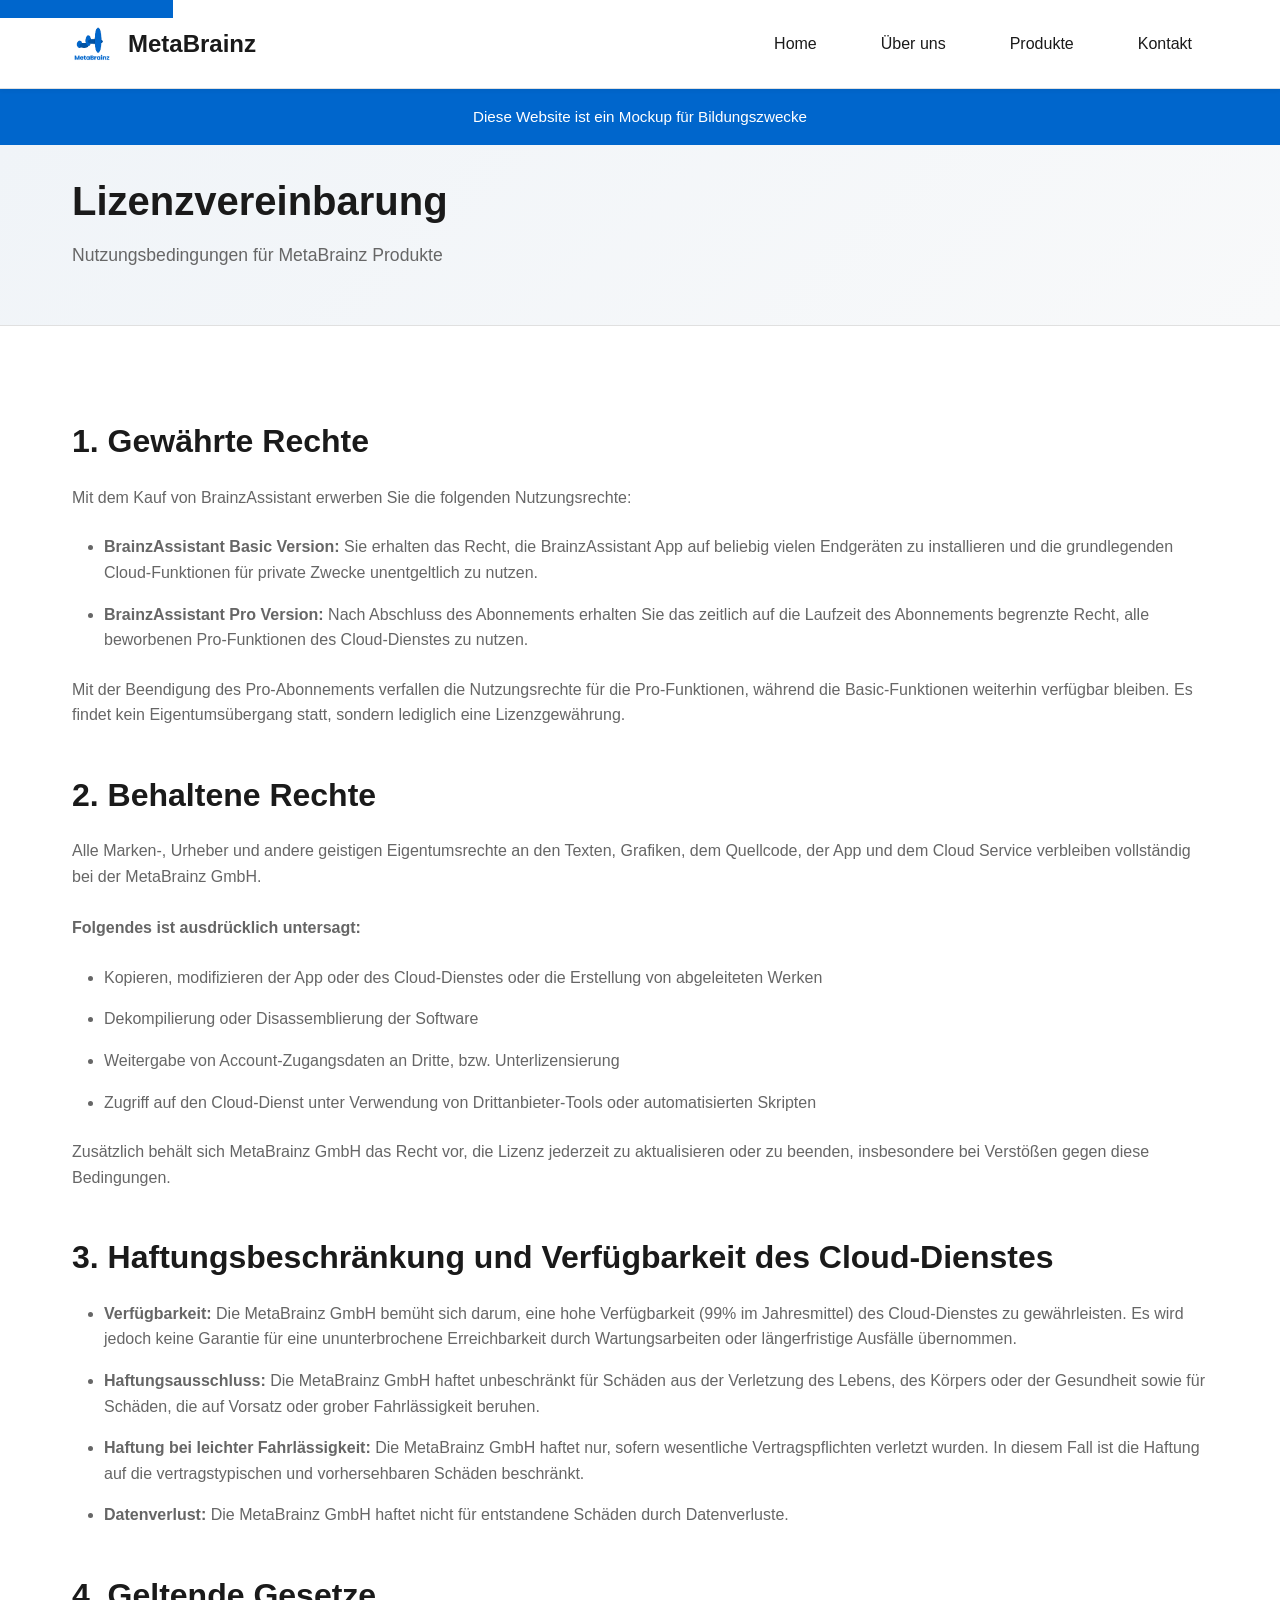
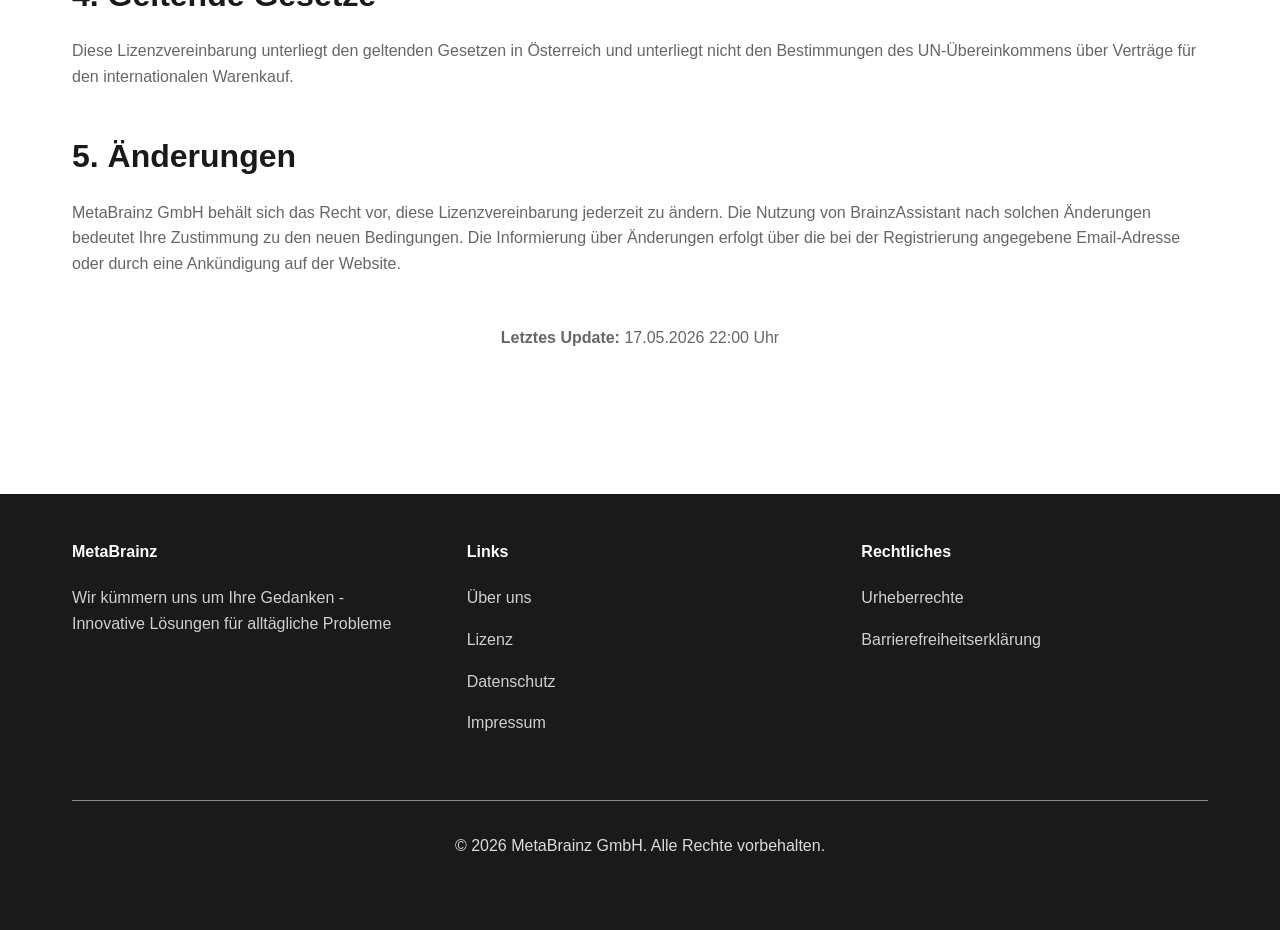
<file: pages/license.html>
<!DOCTYPE html>
<html lang="de">
<head>
    <meta charset="UTF-8">
    <meta name="viewport" content="width=device-width, initial-scale=1.0">
    <meta name="description" content="Lizenzvereinbarung für MetaBrainz Produkte">
    <title>Lizenz - MetaBrainz</title>
    <link rel="stylesheet" href="../css/styles.css">
</head>
<body>
    <a href="#main-content" class="skip-link">Zum Inhalt springen</a>

    <header class="header">
        <div class="container">
            <div class="header-content">
                <a href="../index.html" class="logo">
                    <img src="../assets/logo.png" alt="MetaBrainz Logo" class="logo-image">
                    <span class="logo-text">MetaBrainz</span>
                </a>
                <nav class="navigation" aria-label="Hauptnavigation">
                    <ul>
                        <li><a href="../index.html">Home</a></li>
                        <li><a href="about.html">Über uns</a></li>
                        <li><a href="products.html">Produkte</a></li>
                        <li><a href="contact.html">Kontakt</a></li>
                    </ul>
                </nav>
            </div>
        </div>
    </header>

    <!-- Mockup Banner -->
    <div class="mockup-banner">
        Diese Website ist ein Mockup für Bildungszwecke
    </div>

    <main id="main-content">
        <section class="page-hero">
            <div class="container">
                <h1>Lizenzvereinbarung</h1>
                <p>Nutzungsbedingungen für MetaBrainz Produkte</p>
            </div>
        </section>

        <div class="container legal-content">
            <!-- Aufgabe 4 - Lizenz -->
            <section>
                <h2>1. Gewährte Rechte</h2>
                <p>
                    Mit dem Kauf von BrainzAssistant erwerben Sie die folgenden Nutzungsrechte:
                </p>
                <ul>
                    <li><strong>BrainzAssistant Basic Version:</strong> Sie erhalten das Recht, die BrainzAssistant App auf beliebig vielen Endgeräten zu installieren und die grundlegenden Cloud-Funktionen für private Zwecke unentgeltlich zu nutzen. </li>
                    <li><strong>BrainzAssistant Pro Version:</strong> Nach Abschluss des Abonnements erhalten Sie das zeitlich auf die Laufzeit des Abonnements begrenzte Recht, alle beworbenen Pro-Funktionen des Cloud-Dienstes zu nutzen. </li>
                </ul>
                <p>
                    Mit der Beendigung des Pro-Abonnements verfallen die Nutzungsrechte für die Pro-Funktionen, während die Basic-Funktionen weiterhin verfügbar bleiben. Es findet kein Eigentumsübergang statt, sondern lediglich eine Lizenzgewährung.
                </p>
            </section>

            <section>
                <h2>2. Behaltene Rechte</h2>
                <p>
                    Alle Marken-, Urheber und andere geistigen Eigentumsrechte an den Texten, Grafiken, dem Quellcode, der App und dem Cloud Service verbleiben vollständig bei der MetaBrainz GmbH. <br> <br>
                    <strong>Folgendes ist ausdrücklich untersagt:</strong>
                </p>
                <ul>
                    <li>Kopieren, modifizieren der App oder des Cloud-Dienstes oder die Erstellung von abgeleiteten Werken </li>
                    <li>Dekompilierung oder Disassemblierung der Software</li>
                    <li>Weitergabe von Account-Zugangsdaten an Dritte, bzw. Unterlizensierung</li>
                    <li>Zugriff auf den Cloud-Dienst unter Verwendung von Drittanbieter-Tools oder automatisierten Skripten</li>
                </ul>
                <p>
                    Zusätzlich behält sich MetaBrainz GmbH das Recht vor, die Lizenz jederzeit zu aktualisieren oder zu beenden, insbesondere bei Verstößen gegen diese Bedingungen.
                </p>
            </section>

            <section>
                <h2>3. Haftungsbeschränkung und Verfügbarkeit des Cloud-Dienstes</h2>
                <ul>
                    <li><strong>Verfügbarkeit:</strong> Die MetaBrainz GmbH bemüht sich darum, eine hohe Verfügbarkeit (99% im Jahresmittel) des Cloud-Dienstes zu gewährleisten. Es wird jedoch keine Garantie für eine ununterbrochene Erreichbarkeit durch Wartungsarbeiten oder längerfristige Ausfälle übernommen. </li>
                    <li><strong>Haftungsausschluss:</strong> Die MetaBrainz GmbH haftet unbeschränkt für Schäden aus der Verletzung des Lebens, des Körpers oder der Gesundheit sowie für Schäden, die auf Vorsatz oder grober Fahrlässigkeit beruhen.</li>
                    <li><strong>Haftung bei leichter Fahrlässigkeit:</strong> Die MetaBrainz GmbH haftet nur, sofern wesentliche Vertragspflichten verletzt wurden. In diesem Fall ist die Haftung auf die vertragstypischen und vorhersehbaren Schäden beschränkt.</li>
                    <li><strong>Datenverlust:</strong> Die MetaBrainz GmbH haftet nicht für entstandene Schäden durch Datenverluste.</li>
                </ul>
            </section>

          
            <section>
                <h2>4. Geltende Gesetze</h2>
                <p>
                    Diese Lizenzvereinbarung unterliegt den geltenden Gesetzen in Österreich
                    und unterliegt nicht den Bestimmungen des UN-Übereinkommens über 
                    Verträge für den internationalen Warenkauf.
                </p>
            </section>

            <section>
                <h2>5. Änderungen</h2>
                <p>
                    MetaBrainz GmbH behält sich das Recht vor, diese Lizenzvereinbarung 
                    jederzeit zu ändern. Die Nutzung von BrainzAssistant nach solchen 
                    Änderungen bedeutet Ihre Zustimmung zu den neuen Bedingungen. Die Informierung über Änderungen erfolgt über die bei der Registrierung angegebene Email-Adresse oder durch eine Ankündigung auf der Website.
                </p>
            </section>

            <section class="last-section">
                <p style="text-align: center; margin-top: var(--spacing-xl);">
                    <strong>Letztes Update:</strong> 17.05.2026 22:00 Uhr
                </p>
            </section>
        </div>
    </main>

    <footer class="footer">
        <div class="container">
            <div class="footer-content">
                <div class="footer-section">
                    <h4>MetaBrainz</h4>
                    <p>Wir kümmern uns um Ihre Gedanken - Innovative Lösungen für alltägliche Probleme</p>
                </div>
                <div class="footer-section">
                    <h4>Links</h4>
                    <ul>
                        <li><a href="about.html">Über uns</a></li>
                        <li><a href="license.html">Lizenz</a></li>
                        <li><a href="privacy.html">Datenschutz</a></li>
                        <li><a href="imprint.html">Impressum</a></li>
                    </ul>
                </div>
                <div class="footer-section">
                    <h4>Rechtliches</h4>
                    <ul>
                        <li><a href="copyright-notice.html">Urheberrechte</a></li>
                        <li><a href="accessibility.html">Barrierefreiheitserklärung</a></li>
                    </ul>
                </div>
            </div>
            <div class="footer-bottom">
                <p id="footer-bottom-text">&copy; 2026 MetaBrainz GmbH. Alle Rechte vorbehalten.</p>
            </div>
        </div>
    </footer>

    <script src="../js/main.js"></script>
</body>
</html>
</file>
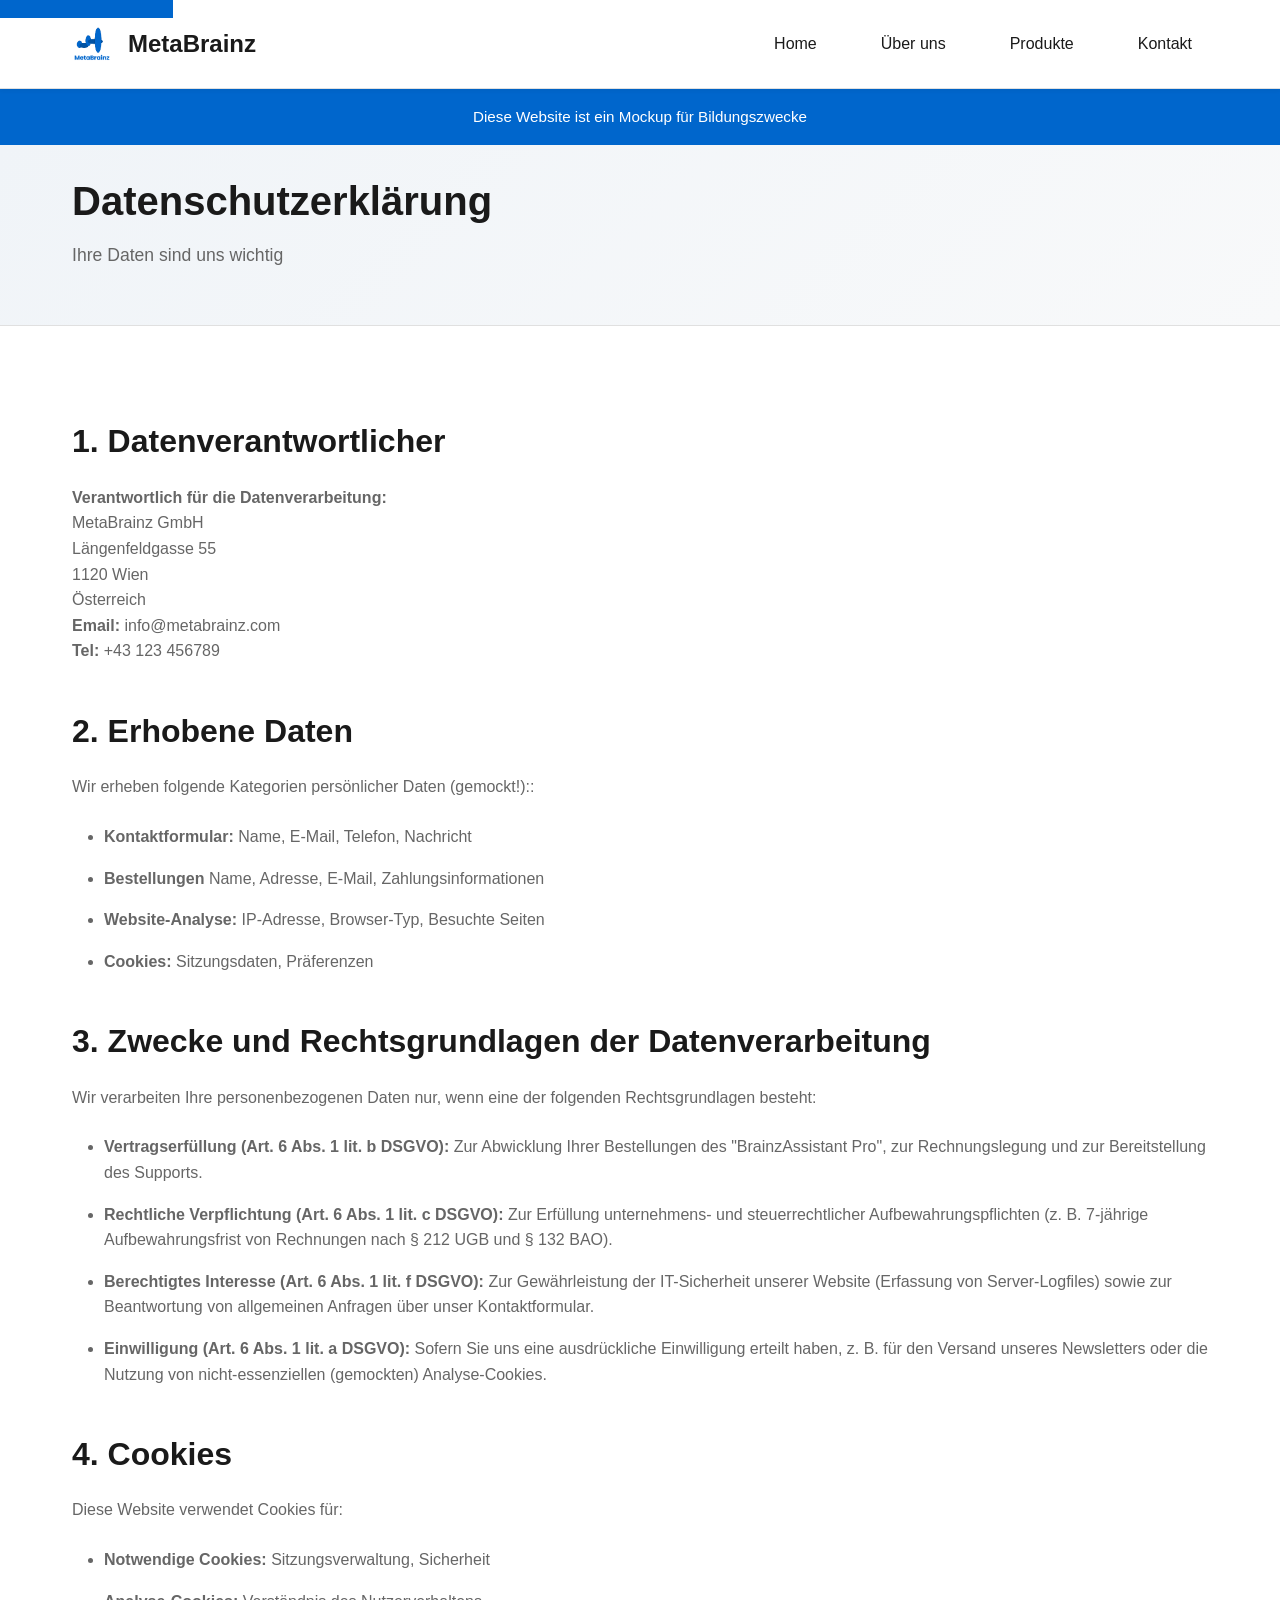
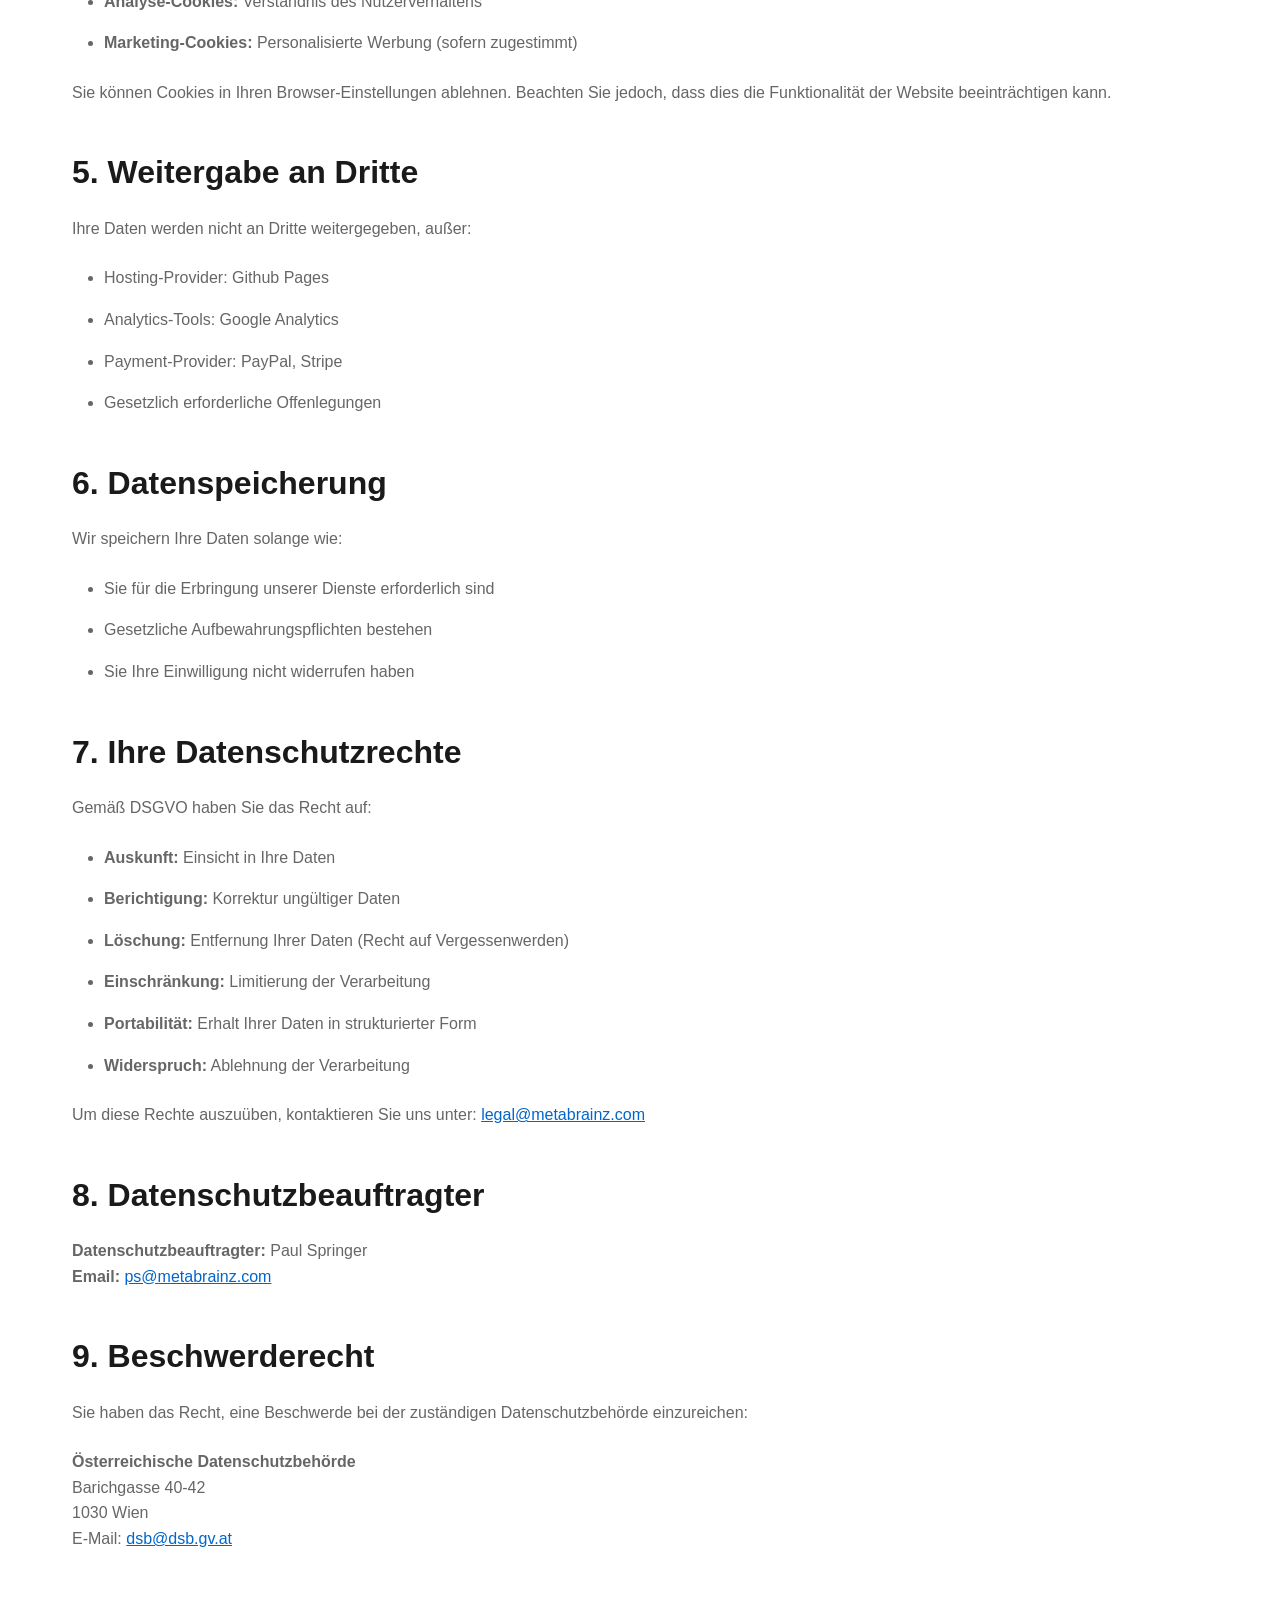
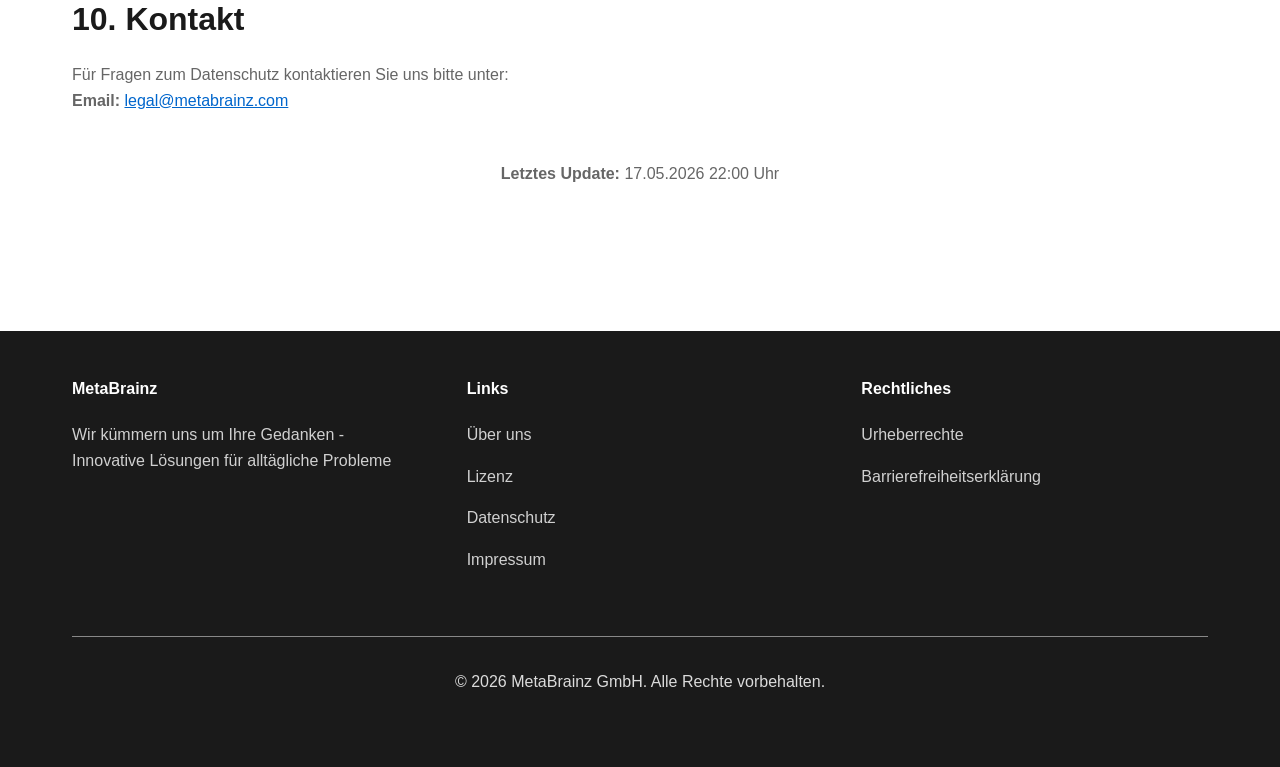
<file: pages/privacy.html>
<!DOCTYPE html>
<html lang="de">
<head>
    <meta charset="UTF-8">
    <meta name="viewport" content="width=device-width, initial-scale=1.0">
    <meta name="description" content="Datenschutzerklärung von MetaBrainz">
    <title>Datenschutz - MetaBrainz</title>
    <link rel="stylesheet" href="../css/styles.css">
</head>
<body>
    <a href="#main-content" class="skip-link">Zum Inhalt springen</a>

    <header class="header">
        <div class="container">
            <div class="header-content">
                <a href="../index.html" class="logo">
                    <img src="../assets/logo.png" alt="MetaBrainz Logo" class="logo-image">
                    <span class="logo-text">MetaBrainz</span>
                </a>
                <nav class="navigation" aria-label="Hauptnavigation">
                    <ul>
                        <li><a href="../index.html">Home</a></li>
                        <li><a href="about.html">Über uns</a></li>
                        <li><a href="products.html">Produkte</a></li>
                        <li><a href="contact.html">Kontakt</a></li>
                    </ul>
                </nav>
            </div>
        </div>
    </header>

    <!-- Mockup Banner -->
    <div class="mockup-banner">
        Diese Website ist ein Mockup für Bildungszwecke
    </div>

    <main id="main-content">
        <section class="page-hero">
            <div class="container">
                <h1>Datenschutzerklärung</h1>
                <p>Ihre Daten sind uns wichtig</p>
            </div>
        </section>

        <div class="container legal-content">
            <!-- TODO: -- Aufgabe 5 - Datenschutz -->
            
             <section>
                <h2>1. Datenverantwortlicher</h2>
                <p>
                    <strong>Verantwortlich für die Datenverarbeitung:</strong><br>
                    MetaBrainz GmbH<br>
                    Längenfeldgasse 55<br>
                    1120 Wien<br>
                    Österreich<br>
                    <strong>Email:</strong> info@metabrainz.com<br>
                    <strong>Tel:</strong> +43 123 456789
                </p>
            </section>

            <section>
                <h2>2. Erhobene Daten</h2>
                <p>
                    Wir erheben folgende Kategorien persönlicher Daten (gemockt!)::
                </p>
                <ul>
                    <li><strong>Kontaktformular:</strong> Name, E-Mail, Telefon, Nachricht</li>
                    <li><strong>Bestellungen </strong> Name, Adresse, E-Mail, Zahlungsinformationen</li>
                    <li><strong>Website-Analyse:</strong> IP-Adresse, Browser-Typ, Besuchte Seiten</li>
                    <li><strong>Cookies:</strong> Sitzungsdaten, Präferenzen</li>
                </ul>
            </section>


            <section>
                <h2>3. Zwecke und Rechtsgrundlagen der Datenverarbeitung</h2>
                <p>Wir verarbeiten Ihre personenbezogenen Daten nur, wenn eine der folgenden Rechtsgrundlagen besteht:</p>

                <ul>
                    <li>
                        <strong>Vertragserfüllung (Art. 6 Abs. 1 lit. b DSGVO):</strong> 
                        Zur Abwicklung Ihrer Bestellungen des "BrainzAssistant Pro", zur Rechnungslegung und zur Bereitstellung des Supports.
                    </li>
                    <li>
                        <strong>Rechtliche Verpflichtung (Art. 6 Abs. 1 lit. c DSGVO):</strong> 
                        Zur Erfüllung unternehmens- und steuerrechtlicher Aufbewahrungspflichten (z. B. 7-jährige Aufbewahrungsfrist von Rechnungen nach § 212 UGB und § 132 BAO).
                    </li>
                    <li>
                        <strong>Berechtigtes Interesse (Art. 6 Abs. 1 lit. f DSGVO):</strong> 
                        Zur Gewährleistung der IT-Sicherheit unserer Website (Erfassung von Server-Logfiles) sowie zur Beantwortung von allgemeinen Anfragen über unser Kontaktformular.
                    </li>
                    <li>
                        <strong>Einwilligung (Art. 6 Abs. 1 lit. a DSGVO):</strong> 
                        Sofern Sie uns eine ausdrückliche Einwilligung erteilt haben, z. B. für den Versand unseres Newsletters oder die Nutzung von nicht-essenziellen (gemockten) Analyse-Cookies.
                    </li>
                </ul>
            </section>

            <section>
                <h2>4. Cookies</h2>
                <p>
                    Diese Website verwendet Cookies für:
                </p>
                <ul>
                    <li><strong>Notwendige Cookies:</strong> Sitzungsverwaltung, Sicherheit</li>
                    <li><strong>Analyse-Cookies:</strong> Verständnis des Nutzerverhaltens</li>
                    <li><strong>Marketing-Cookies:</strong> Personalisierte Werbung (sofern zugestimmt)</li>
                </ul>
                <p>
                    Sie können Cookies in Ihren Browser-Einstellungen ablehnen. 
                    Beachten Sie jedoch, dass dies die Funktionalität der Website beeinträchtigen kann.
                </p>
            </section>

            <section>
                <h2>5. Weitergabe an Dritte</h2>
                <p>
                    Ihre Daten werden nicht an Dritte weitergegeben, außer:
                </p>
                <ul>
                    <li>Hosting-Provider: Github Pages</li>
                    <li>Analytics-Tools: Google Analytics</li>
                    <li>Payment-Provider: PayPal, Stripe</li>
                    <li>Gesetzlich erforderliche Offenlegungen</li>
                </ul>
            </section>

            <section>
                <h2>6. Datenspeicherung</h2>
                <p>
                    Wir speichern Ihre Daten solange wie:
                </p>
                <ul>
                    <li>Sie für die Erbringung unserer Dienste erforderlich sind</li>
                    <li>Gesetzliche Aufbewahrungspflichten bestehen</li>
                    <li>Sie Ihre Einwilligung nicht widerrufen haben</li>
                </ul>
            </section>

            <section>
                <h2>7. Ihre Datenschutzrechte</h2>
                <p>
                    Gemäß DSGVO haben Sie das Recht auf:
                </p>
                <ul>
                    <li><strong>Auskunft:</strong> Einsicht in Ihre Daten</li>
                    <li><strong>Berichtigung:</strong> Korrektur ungültiger Daten</li>
                    <li><strong>Löschung:</strong> Entfernung Ihrer Daten (Recht auf Vergessenwerden)</li>
                    <li><strong>Einschränkung:</strong> Limitierung der Verarbeitung</li>
                    <li><strong>Portabilität:</strong> Erhalt Ihrer Daten in strukturierter Form</li>
                    <li><strong>Widerspruch:</strong> Ablehnung der Verarbeitung</li>
                </ul>
                <p>
                    Um diese Rechte auszuüben, kontaktieren Sie uns unter: <a href="mailto:legal@metabrainz.com">legal@metabrainz.com</a><br>
                </p>
            </section>


            <section>
                <h2>8. Datenschutzbeauftragter</h2>
                <p>
                    <strong>Datenschutzbeauftragter:</strong> Paul Springer<br>
                    <strong>Email:</strong> <a href="mailto:ps@metabrainz.com">ps@metabrainz.com</a><br>
                </p>
            </section>

            <section>
                <h2>9. Beschwerderecht</h2>
                <p>
                    Sie haben das Recht, eine Beschwerde bei der zuständigen Datenschutzbehörde einzureichen:
                </p>
                <p>
                    <strong>Österreichische Datenschutzbehörde</strong><br>
                    Barichgasse 40-42 <br>
                    1030 Wien <br>
                    E-Mail: <a href="mailto:dsb@dsb.gv.at">dsb@dsb.gv.at</a>
                </p>
            </section>

            <section>
                <h2>10. Kontakt</h2>
                <p>
                    Für Fragen zum Datenschutz kontaktieren Sie uns bitte unter:<br>
                    <strong>Email:</strong> <a href="mailto:legal@metabrainz.com">legal@metabrainz.com</a><br>
                </p>
            </section>

            <section class="last-section">
                <p style="text-align: center; margin-top: var(--spacing-xl);">
                    <strong>Letztes Update:</strong> 17.05.2026 22:00 Uhr
                </p>
            </section>
        </div>
    </main>

    <footer class="footer">
        <div class="container">
            <div class="footer-content">
                <div class="footer-section">
                    <h4>MetaBrainz</h4>
                    <p>Wir kümmern uns um Ihre Gedanken - Innovative Lösungen für alltägliche Probleme</p>
                </div>
                <div class="footer-section">
                    <h4>Links</h4>
                    <ul>
                        <li><a href="about.html">Über uns</a></li>
                        <li><a href="license.html">Lizenz</a></li>
                        <li><a href="privacy.html">Datenschutz</a></li>
                        <li><a href="imprint.html">Impressum</a></li>
                    </ul>
                </div>
                <div class="footer-section">
                    <h4>Rechtliches</h4>
                    <ul>
                        <li><a href="copyright-notice.html">Urheberrechte</a></li>
                        <li><a href="accessibility.html">Barrierefreiheitserklärung</a></li>
                    </ul>
                </div>
            </div>
            <div class="footer-bottom">
                <p id="footer-bottom-text">&copy; 2026 MetaBrainz GmbH. Alle Rechte vorbehalten.</p>
            </div>
        </div>
    </footer>

    <script src="../js/main.js"></script>
</body>
</html>
</file>
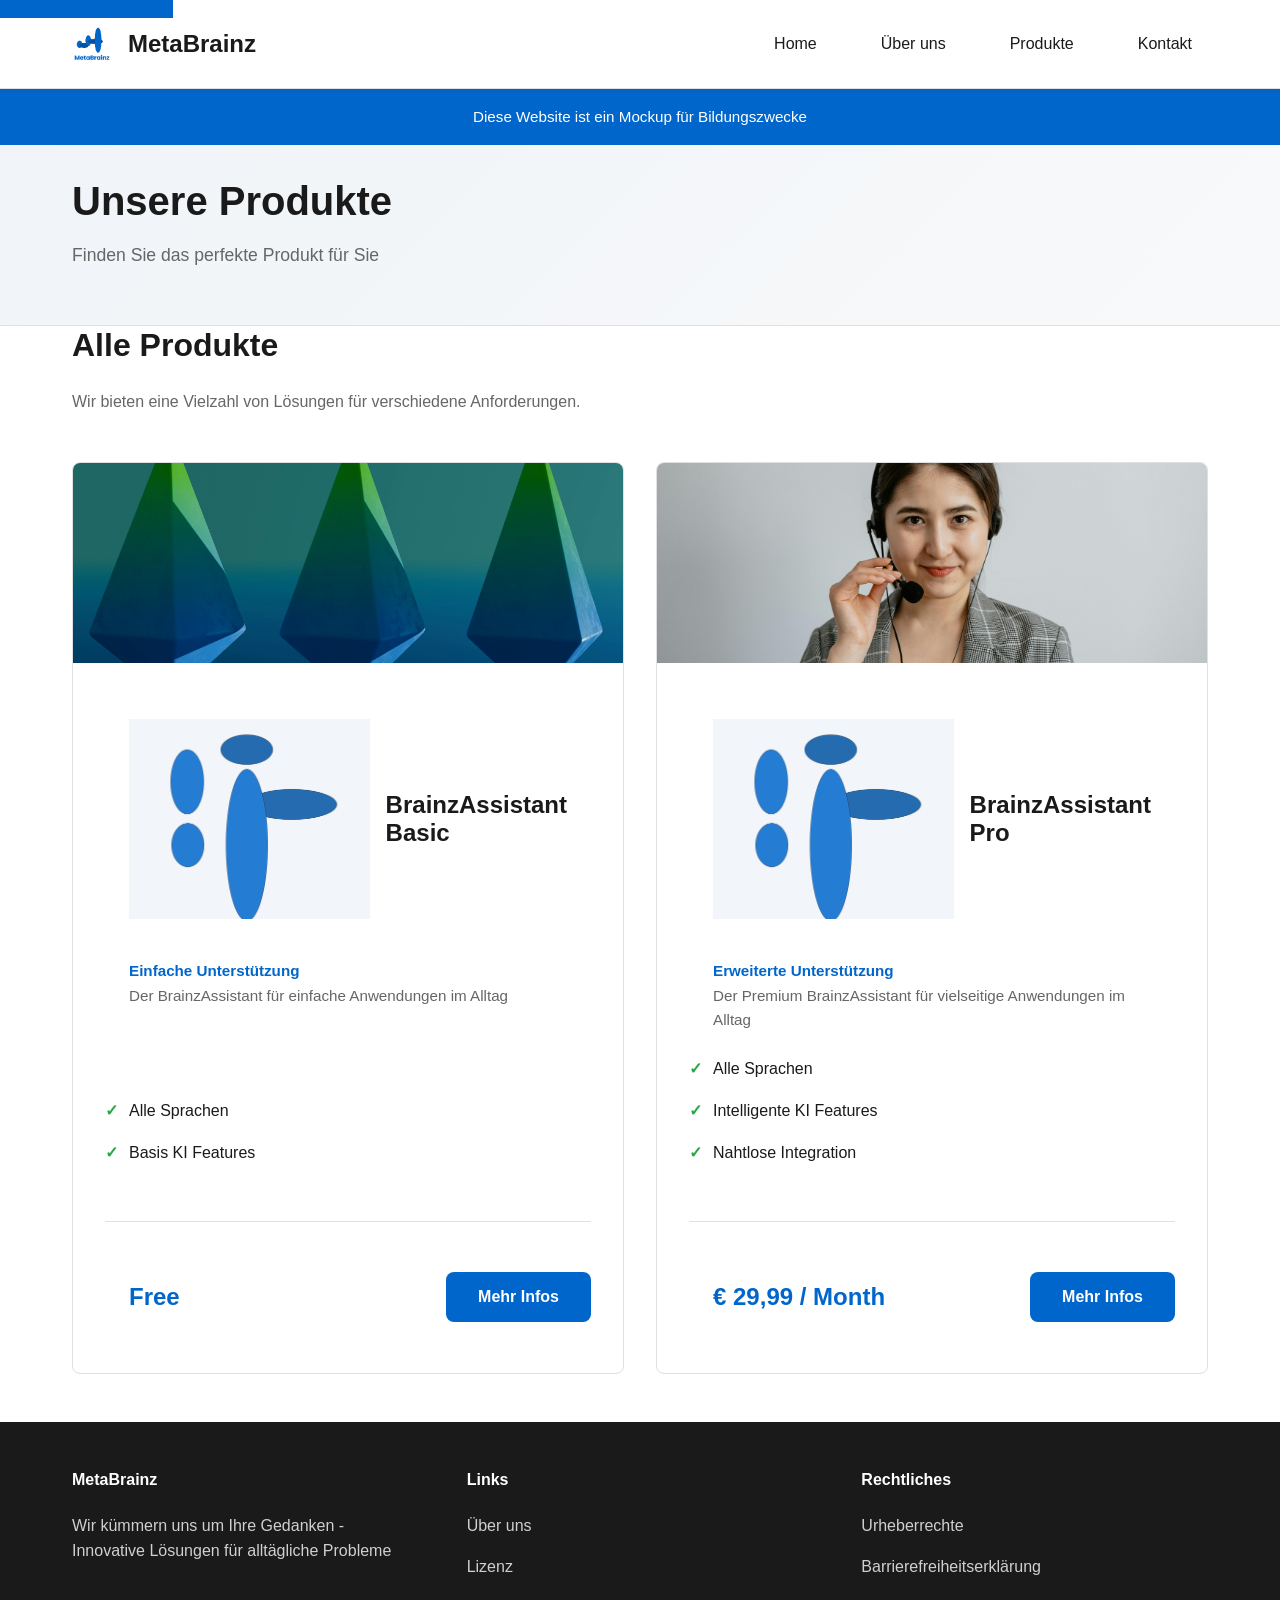
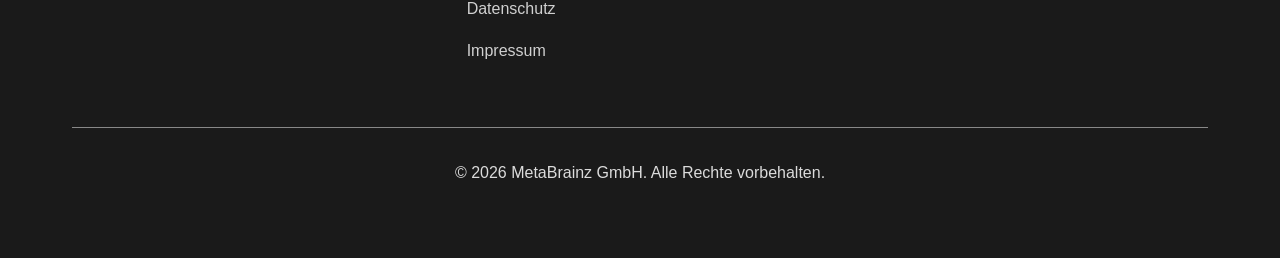
<file: pages/products.html>
<!DOCTYPE html>
<html lang="de">
<head>
    <meta charset="UTF-8">
    <meta name="viewport" content="width=device-width, initial-scale=1.0">
    <meta name="description" content="Produkte - MetaBrainz">
    <title>Produkte - MetaBrainz</title>
    <link rel="stylesheet" href="../css/styles.css">
</head>
<body>
    <a href="#main-content" class="skip-link">Zum Inhalt springen</a>

    <header class="header">
        <div class="container">
            <div class="header-content">
                <a href="../index.html" class="logo">
                    <img src="../assets/logo.png" alt="MetaBrainz Logo" class="logo-image">
                    <span class="logo-text">MetaBrainz</span>
                </a>
                <nav class="navigation" aria-label="Hauptnavigation">
                    <ul>
                        <li><a href="../index.html">Home</a></li>
                        <li><a href="about.html">Über uns</a></li>
                        <li><a href="products.html">Produkte</a></li>
                        <li><a href="contact.html">Kontakt</a></li>
                    </ul>
                </nav>
            </div>
        </div>
    </header>

    <!-- Mockup Banner -->
    <div class="mockup-banner">
        Diese Website ist ein Mockup für Bildungszwecke
    </div>

    <main id="main-content">
        <section class="page-hero">
            <div class="container">
                <h1>Unsere Produkte</h1>
                <p>Finden Sie das perfekte Produkt für Sie</p>
            </div>
        </section>

        <div class="container">
            <!-- Filter / Search (optional) -->
            <section class="products-header">
                <h2>Alle Produkte</h2>
                <p>Wir bieten eine Vielzahl von Lösungen für verschiedene Anforderungen.</p>
            </section>

            <!-- Product Grid -->
            <section class="products-grid">

                <article class="product-card">
                    <img src="../assets/assistant-basic.jpg" alt="BrainzAssistant Basic">
                    <div class="product-info">
                        <h3><img src="../assets/logo-brainzassistant.png" alt="" class="product-logo"> BrainzAssistant Basic</h3>
                        <p class="product-category">Einfache Unterstützung</p>
                        <p class="product-description">
                            Der BrainzAssistant für einfache Anwendungen im Alltag
                        </p>
                        <div class="product-features">
                            <ul>
                                <li>Alle Sprachen</li>
                                <li>Basis KI Features</li>
                            </ul>
                        </div>
                        <div class="product-footer">
                            <p class="price">Free</p>
                            <button class="btn btn-primary">Mehr Infos</button>
                        </div>
                    </div>
                </article>

                <article class="product-card">
                    <img src="../assets/assistant.jpg" alt="BrainzAssistant Pro">
                    <div class="product-info">
                        <h3><img src="../assets/logo-brainzassistant.png" alt="" class="product-logo"> BrainzAssistant Pro</h3>
                        <p class="product-category">Erweiterte Unterstützung</p>
                        <p class="product-description">
                            Der Premium BrainzAssistant für vielseitige Anwendungen im Alltag
                        </p>
                        <div class="product-features">
                            <ul>
                                <li>Alle Sprachen</li>
                                <li>Intelligente KI Features</li>
                                <li>Nahtlose Integration</li>
                            </ul>
                        </div>
                        <div class="product-footer">
                            <p class="price">€ 29,99 / Month</p>
                            <button class="btn btn-primary">Mehr Infos</button>
                        </div>
                    </div>
                </article>

                

               
            </section>
        </div>
    </main>

    <footer class="footer">
        <div class="container">
            <div class="footer-content">
                <div class="footer-section">
                    <h4>MetaBrainz</h4>
                    <p>Wir kümmern uns um Ihre Gedanken - Innovative Lösungen für alltägliche Probleme</p>
                </div>
                <div class="footer-section">
                    <h4>Links</h4>
                    <ul>
                        <li><a href="about.html">Über uns</a></li>
                        <li><a href="license.html">Lizenz</a></li>
                        <li><a href="privacy.html">Datenschutz</a></li>
                        <li><a href="imprint.html">Impressum</a></li>
                    </ul>
                </div>
                <div class="footer-section">
                    <h4>Rechtliches</h4>
                    <ul>
                        <li><a href="copyright-notice.html">Urheberrechte</a></li>
                        <li><a href="accessibility.html">Barrierefreiheitserklärung</a></li>
                    </ul>
                </div>
            </div>
            <div class="footer-bottom">
                <p id="footer-bottom-text">&copy; 2026 MetaBrainz GmbH. Alle Rechte vorbehalten.</p>
            </div>
        </div>
    </footer>

    <script src="../js/main.js"></script>
</body>
</html>
</file>
<file: css/styles.css>
/* Root Variables */
:root {
    /* Colors */
    --color-primary: #0066cc;
    --color-primary-dark: #0052a3;
    --color-secondary: #f0f4f8;
    --color-text: #1a1a1a;
    --color-text-light: #666666;
    --color-border: #e0e0e0;
    --color-success: #28a745;
    --color-error: #dc3545;
    
    /* Typography */
    --font-family: -apple-system, BlinkMacSystemFont, 'Segoe UI', Roboto, 'Helvetica Neue', Arial, sans-serif;
    --font-size-base: 16px;
    --font-size-h1: 2.5rem;
    --font-size-h2: 2rem;
    --font-size-h3: 1.5rem;
    
    /* Spacing */
    --spacing-xs: 0.5rem;
    --spacing-sm: 1rem;
    --spacing-md: 1.5rem;
    --spacing-lg: 2rem;
    --spacing-xl: 3rem;
    
    /* Layout */
    --container-max-width: 1200px;
    --border-radius: 8px;
    
    /* Transitions */
    --transition-default: all 0.3s ease;
}

/* ========================================
   Reset & Base Styles
   ======================================== */

* {
    margin: 0;
    padding: 0;
    box-sizing: border-box;
}

html {
    scroll-behavior: smooth;
}

body {
    font-family: var(--font-family);
    font-size: var(--font-size-base);
    line-height: 1.6;
    color: var(--color-text);
    background-color: #ffffff;
}

/* ========================================
   Accessibility
   ======================================== */

.skip-link {
    position: absolute;
    top: -40px;
    left: 0;
    background: var(--color-primary);
    color: white;
    padding: var(--spacing-sm);
    text-decoration: none;
    z-index: 100;
}

.skip-link:focus {
    top: 0;
}

/* Focus styles for keyboard navigation */
*:focus-visible {
    outline: 3px solid var(--color-primary);
    outline-offset: 2px;
}

/* ========================================
   Typography
   ======================================== */

h1, h2, h3, h4, h5, h6 {
    line-height: 1.2;
    margin-bottom: var(--spacing-md);
    font-weight: 600;
}

h1 {
    font-size: var(--font-size-h1);
}

h2 {
    font-size: var(--font-size-h2);
}

h3 {
    font-size: var(--font-size-h3);
}

p {
    margin-bottom: var(--spacing-md);
    color: var(--color-text-light);
}

a {
    color: var(--color-primary);
    text-decoration: underline;
    transition: var(--transition-default);
}

a:hover {
    color: var(--color-primary-dark);
}

/* ========================================
   Container
   ======================================== */

.container {
    max-width: var(--container-max-width);
    margin: 0 auto;
    padding: 0 var(--spacing-lg);
}

/* ========================================
   Header / Navigation
   ======================================== */

.header {
    background-color: #ffffff;
    border-bottom: 1px solid var(--color-border);
    position: sticky;
    top: 0;
    z-index: 50;
    box-shadow: 0 2px 4px rgba(0, 0, 0, 0.05);
}

.header-content {
    display: flex;
    justify-content: space-between;
    align-items: center;
    padding: var(--spacing-md) 0;
}

.logo {
    display: flex;
    align-items: center;
    gap: var(--spacing-sm);
    text-decoration: none;
    font-size: 1.5rem;
    font-weight: 700;
    color: var(--color-text);
}

.logo-image {
    height: 40px;
    width: auto;
}

.logo-text {
    color: var(--color-text);
}

.navigation ul {
    display: flex;
    list-style: none;
    gap: var(--spacing-lg);
}

.navigation a {
    text-decoration: none;
    color: var(--color-text);
    font-weight: 500;
    padding: var(--spacing-xs) var(--spacing-sm);
    border-bottom: 2px solid transparent;
    transition: var(--transition-default);
}

.navigation a:hover {
    color: var(--color-primary);
    border-bottom-color: var(--color-primary);
}

/* Mobile Navigation */
@media (max-width: 768px) {
    .navigation ul {
        gap: var(--spacing-md);
        flex-direction: column;
    }
}

/* ========================================
   Mockup Banner
   ======================================== */

.mockup-banner {
    background-color: var(--color-primary);
    color: white;
    padding: var(--spacing-sm) var(--spacing-lg);
    text-align: center;
    font-size: 0.95rem;
    font-weight: 500;
    position: relative;
    z-index: 40;
}

.mockup-banner svg {
    display: inline-block;
    width: 1.2em;
    height: 1.2em;
    margin-right: 0.5em;
    vertical-align: middle;
}

/* ========================================
   Hero Section
   ======================================== */

.hero {
    position: relative;
    color: white;
    min-height: 500px;
    display: flex;
    align-items: center;
    justify-content: center;
    overflow: hidden;
}

/* Hintergrund-Video für dekorative Zwecke */
.hero-video {
    position: absolute;
    top: 0;
    left: 0;
    width: 100%;
    height: 100%;
    object-fit: cover;
    z-index: 1;
}

/* Overlay für bessere Lesbarkeit und Kontrast */
.hero-overlay {
    position: absolute;
    top: 0;
    left: 0;
    width: 100%;
    height: 100%;
    background: linear-gradient(
        135deg,
        rgba(0, 69, 138, 0.85),
        rgba(0, 47, 94, 0.85)
    );
    z-index: 2;
}

/* Hauptinhalt über Video und Overlay */
.hero-content {
    position: relative;
    z-index: 3;
    padding: var(--spacing-xl) var(--spacing-lg);
    text-align: center;
    width: 100%;
}

.hero h1 {
    font-size: clamp(2rem, 5vw, 3.5rem);
    margin-bottom: var(--spacing-md);
    color: white;
    text-shadow: 0 2px 8px rgba(0, 0, 0, 0.3);
}

.hero-subtitle {
    font-size: 1.25rem;
    margin-bottom: var(--spacing-lg);
    color: rgba(255, 255, 255, 0.95);
    text-shadow: 0 1px 4px rgba(0, 0, 0, 0.3);
}

/* ========================================
   Features Section
   ======================================== */

.features {
    padding: var(--spacing-xl) var(--spacing-lg);
    background-color: var(--color-secondary);
}

.features h2 {
    text-align: center;
    margin-bottom: var(--spacing-xl);
}

.features-grid {
    display: grid;
    grid-template-columns: repeat(auto-fit, minmax(300px, 1fr));
    gap: var(--spacing-lg);
}

.feature-card {
    background: white;
    padding: var(--spacing-lg);
    border-radius: var(--border-radius);
    box-shadow: 0 2px 8px rgba(0, 0, 0, 0.1);
    transition: var(--transition-default);
}

.feature-card:hover {
    transform: translateY(-4px);
    box-shadow: 0 4px 12px rgba(0, 0, 0, 0.15);
}

.feature-card h3 {
    color: var(--color-primary);
    margin-bottom: var(--spacing-md);
}

/* ========================================
   Products Section
   ======================================== */

.products {
    padding: var(--spacing-xl) var(--spacing-lg);
}

.products h2 {
    text-align: center;
    margin-bottom: var(--spacing-xl);
}

.products-grid {
    display: grid;
    grid-template-columns: repeat(auto-fit, minmax(280px, 1fr));
    gap: var(--spacing-lg);
}

.product-card {
    border: 1px solid var(--color-border);
    border-radius: var(--border-radius);
    overflow: hidden;
    transition: var(--transition-default);
    display: flex;
    flex-direction: column;
}

.product-card:hover {
    box-shadow: 0 4px 16px rgba(0, 0, 0, 0.1);
    border-color: var(--color-primary);
}

.product-card img {
    width: 100%;
    height: 200px;
    object-fit: cover;
    background-color: var(--color-secondary);
}

.product-card h3 {
    padding: var(--spacing-md);
    color: var(--color-text);
    margin: 0;
    display: flex;
    align-items: center;
    gap: var(--spacing-sm);
}

.product-logo {
    height: 1em;
    width: auto;
    opacity: 0.85;
    transition: opacity var(--transition-default);
}

.product-card:hover .product-logo {
    opacity: 1;
}

.product-card p {
    padding: 0 var(--spacing-md);
    font-size: 0.95rem;
    margin: 0;
}

.product-card .price {
    padding: var(--spacing-md);
    font-size: 1.5rem;
    font-weight: 700;
    color: var(--color-primary);
    margin: 0;
}

.product-card .btn {
    margin: var(--spacing-md);
    margin-top: auto;
}

/* ========================================
   CTA Section
   ======================================== */

.cta {
    background: linear-gradient(135deg, var(--color-primary), var(--color-primary-dark));
    color: white;
    padding: var(--spacing-xl) var(--spacing-lg);
    text-align: center;
}

.cta h2 {
    color: white;
}

.cta p {
    color: rgba(255, 255, 255, 0.95);
    font-size: 1.1rem;
}

/* ========================================
   Buttons
   ======================================== */

.btn {
    padding: var(--spacing-sm) var(--spacing-lg);
    border: none;
    border-radius: var(--border-radius);
    font-size: 1rem;
    font-weight: 600;
    cursor: pointer;
    transition: var(--transition-default);
    text-decoration: none;
    display: inline-block;
    text-align: center;
    min-height: 44px;
    display: flex;
    align-items: center;
    justify-content: center;
}

.btn-primary {
    background-color: var(--color-primary);
    color: white;
}

.btn-primary:hover,
.btn-primary:focus-visible {
    background-color: var(--color-primary-dark);
}

.btn-secondary {
    background-color: white;
    color: var(--color-primary);
    border: 2px solid var(--color-primary);
}

.btn-secondary:hover,
.btn-secondary:focus-visible {
    background-color: var(--color-secondary);
}

/* Hero-spezifische Button-Styles */
.hero .btn {
    margin: var(--spacing-sm);
    box-shadow: 0 2px 8px rgba(0, 0, 0, 0.2);
    font-weight: 700;
}

.hero .btn-primary {
    background-color: var(--color-primary);
    color: white;
}

.hero .btn-primary:hover,
.hero .btn-primary:focus-visible {
    background-color: var(--color-primary-dark);
    box-shadow: 0 4px 12px rgba(0, 0, 0, 0.3);
    transform: translateY(-2px);
}

.hero .btn-secondary {
    background-color: rgba(255, 255, 255, 0.95);
    color: var(--color-primary);
    border: 2px solid white;
}

.hero .btn-secondary:hover,
.hero .btn-secondary:focus-visible {
    background-color: white;
    box-shadow: 0 4px 12px rgba(0, 0, 0, 0.3);
    transform: translateY(-2px);
}

.btn-large {
    padding: var(--spacing-md) var(--spacing-xl);
    font-size: 1.1rem;
}

/* ========================================
   Footer
   ======================================== */

.footer {
    background-color: var(--color-text);
    color: #f0f0f0;
    padding: var(--spacing-xl) var(--spacing-lg);
    margin-top: var(--spacing-xl);
}

.footer-content {
    display: grid;
    grid-template-columns: repeat(auto-fit, minmax(250px, 1fr));
    gap: var(--spacing-xl);
    margin-bottom: var(--spacing-xl);
}

.footer-section h4 {
    color: white;
    margin-bottom: var(--spacing-md);
}

.footer-section p {
    color: #d0d0d0;
    margin-bottom: var(--spacing-md);
}

.footer-section ul {
    list-style: none;
}

.footer-section ul li {
    margin-bottom: var(--spacing-sm);
}

.footer-section a {
    color: #d0d0d0;
    text-decoration: none;
}

.footer-section a:hover {
    color: white;
    text-decoration: underline;
}

.footer-bottom {
    border-top: 1px solid rgba(255, 255, 255, 0.479);
    padding-top: var(--spacing-lg);
    text-align: center;
    color: #dbdbdb;
}

#footer-bottom-text {
    color: #dbdbdb;
}

/* ========================================
   Responsive Design
   ======================================== */

@media (max-width: 768px) {
    :root {
        --font-size-h1: 2rem;
        --font-size-h2: 1.5rem;
        --font-size-h3: 1.25rem;
        --spacing-lg: 1.5rem;
        --spacing-xl: 2rem;
    }

    .header-content {
        flex-direction: column;
        gap: var(--spacing-md);
    }

    .container {
        padding: 0 var(--spacing-md);
    }

    .features-grid,
    .products-grid {
        grid-template-columns: 1fr;
    }

    .hero {
        min-height: 400px;
        padding: var(--spacing-lg);
    }

    .hero h1 {
        font-size: clamp(1.5rem, 4vw, 2rem);
    }

    .hero-subtitle {
        font-size: 1rem;
    }

    .hero .btn {
        margin: var(--spacing-xs);
        font-size: 0.9rem;
        padding: var(--spacing-sm) var(--spacing-md);
    }
    
}

/* ========================================
   Page Hero Section
   ======================================== */

.page-hero {
    background: linear-gradient(135deg, var(--color-secondary), #f8f9fa);
    padding: var(--spacing-lg);
    border-bottom: 1px solid var(--color-border);
}

.page-hero h1 {
    margin-bottom: var(--spacing-sm);
}

.page-hero p {
    color: var(--color-text-light);
    font-size: 1.1rem;
}

/* ========================================
   Legal Content
   ======================================== */

.legal-content {
    padding: var(--spacing-xl) var(--spacing-lg);
}

.legal-content section {
    margin-bottom: var(--spacing-xl);
}

.legal-content h2 {
    margin-top: var(--spacing-xl);
}

.legal-content ul {
    margin-left: var(--spacing-lg);
    margin-bottom: var(--spacing-md);
}

.legal-content li {
    margin-bottom: var(--spacing-sm);
    color: var(--color-text-light);
}

.legal-content table {
    width: 100%;
    border-collapse: collapse;
    margin: var(--spacing-lg) 0;
}

.legal-content td, .legal-content th {
    padding: var(--spacing-md);
    text-align: left;
    border: 1px solid var(--color-border);
}

.legal-content th {
    background-color: var(--color-secondary);
    font-weight: 600;
}

/* ========================================
   Forms
   ======================================== */

.contact-form {
    background: var(--color-secondary);
    padding: var(--spacing-lg);
    border-radius: var(--border-radius);
    margin-top: var(--spacing-lg);
}

fieldset {
    border: none;
    padding: 0;
}

legend {
    font-size: 1.1rem;
    font-weight: 600;
    margin-bottom: var(--spacing-lg);
}

.form-group {
    margin-bottom: var(--spacing-lg);
    display: flex;
    flex-direction: column;
}

.form-group label {
    margin-bottom: var(--spacing-sm);
    font-weight: 500;
    color: var(--color-text);
}

.form-group input[type="text"],
.form-group input[type="email"],
.form-group input[type="tel"],
.form-group textarea,
.form-group select {
    padding: var(--spacing-sm);
    border: 1px solid var(--color-border);
    border-radius: var(--border-radius);
    font-family: inherit;
    font-size: 1rem;
    line-height: 1.5;
    transition: var(--transition-default);
}

.form-group input[type="text"]:focus,
.form-group input[type="email"]:focus,
.form-group input[type="tel"]:focus,
.form-group textarea:focus,
.form-group select:focus {
    border-color: var(--color-primary);
    box-shadow: 0 0 0 3px rgba(0, 102, 204, 0.1);
}

.form-group small {
    margin-top: 0.25rem;
    color: var(--color-text-light);
    font-size: 0.875rem;
}

.form-group input[type="checkbox"] {
    margin-right: var(--spacing-sm);
    cursor: pointer;
}

.form-group label input[type="checkbox"] {
    margin-bottom: 0;
}

/* ========================================
   Cards & Sections
   ======================================== */

.info-grid {
    display: grid;
    grid-template-columns: repeat(auto-fit, minmax(250px, 1fr));
    gap: var(--spacing-lg);
    margin-bottom: var(--spacing-xl);
}

.info-card,
.brand-card {
    background: white;
    padding: var(--spacing-lg);
    border: 1px solid var(--color-border);
    border-radius: var(--border-radius);
    transition: var(--transition-default);
}

.info-card:hover,
.brand-card:hover {
    box-shadow: 0 2px 8px rgba(0, 0, 0, 0.1);
}

.info-card h3,
.brand-card h3 {
    color: var(--color-primary);
    margin-bottom: var(--spacing-sm);
}

.contact-info {
    margin: var(--spacing-xl) 0;
}

.business-hours {
    margin-top: var(--spacing-xl);
}

.business-hours table {
    width: auto;
    min-width: 300px;
}

.business-hours td {
    border: 1px solid var(--color-border);
    padding: var(--spacing-md);
}

.business-hours tr:nth-child(even) {
    background-color: var(--color-secondary);
}

/* ========================================
   Product Page Styles
   ======================================== */

.products-grid {
    display: grid;
    grid-template-columns: repeat(auto-fit, minmax(300px, 1fr));
    gap: var(--spacing-lg);
    margin-top: var(--spacing-xl);
}

.product-card {
    border: 1px solid var(--color-border);
    border-radius: var(--border-radius);
    overflow: hidden;
    transition: var(--transition-default);
    display: flex;
    flex-direction: column;
    height: 100%;
}

.product-card:hover {
    box-shadow: 0 4px 16px rgba(0, 0, 0, 0.1);
    border-color: var(--color-primary);
}

.product-card img {
    width: 100%;
    height: 200px;
    object-fit: cover;
    background-color: var(--color-secondary);
}

.product-info {
    padding: var(--spacing-lg);
    display: flex;
    flex-direction: column;
    flex-grow: 1;
}

.product-card h3 {
    margin-bottom: var(--spacing-sm);
}

.product-category {
    color: var(--color-primary);
    font-size: 0.875rem;
    font-weight: 600;
    margin-bottom: var(--spacing-md);
}

.product-description {
    margin-bottom: var(--spacing-md);
    flex-grow: 1;
}

.product-features ul {
    list-style: none;
    margin: var(--spacing-md) 0;
    padding: 0;
}

.product-features li {
    padding-left: var(--spacing-md);
    position: relative;
    margin-bottom: var(--spacing-sm);
}

.product-features li::before {
    content: "✓";
    position: absolute;
    left: 0;
    color: var(--color-success);
    font-weight: bold;
}

.product-footer {
    display: flex;
    justify-content: space-between;
    align-items: center;
    margin-top: var(--spacing-lg);
    padding-top: var(--spacing-lg);
    border-top: 1px solid var(--color-border);
}

.product-footer .price {
    font-size: 1.5rem;
    font-weight: 700;
    color: var(--color-primary);
    margin: 0;
}

.product-footer .btn {
    margin: 0;
}

/* ========================================
   Print Styles
   ======================================== */

@media print {
    .header,
    .footer,
    .navigation,
    .btn {
        display: none;
    }

    body {
        color: black;
        background: white;
    }

    a {
        color: black;
    }
}
</file>
